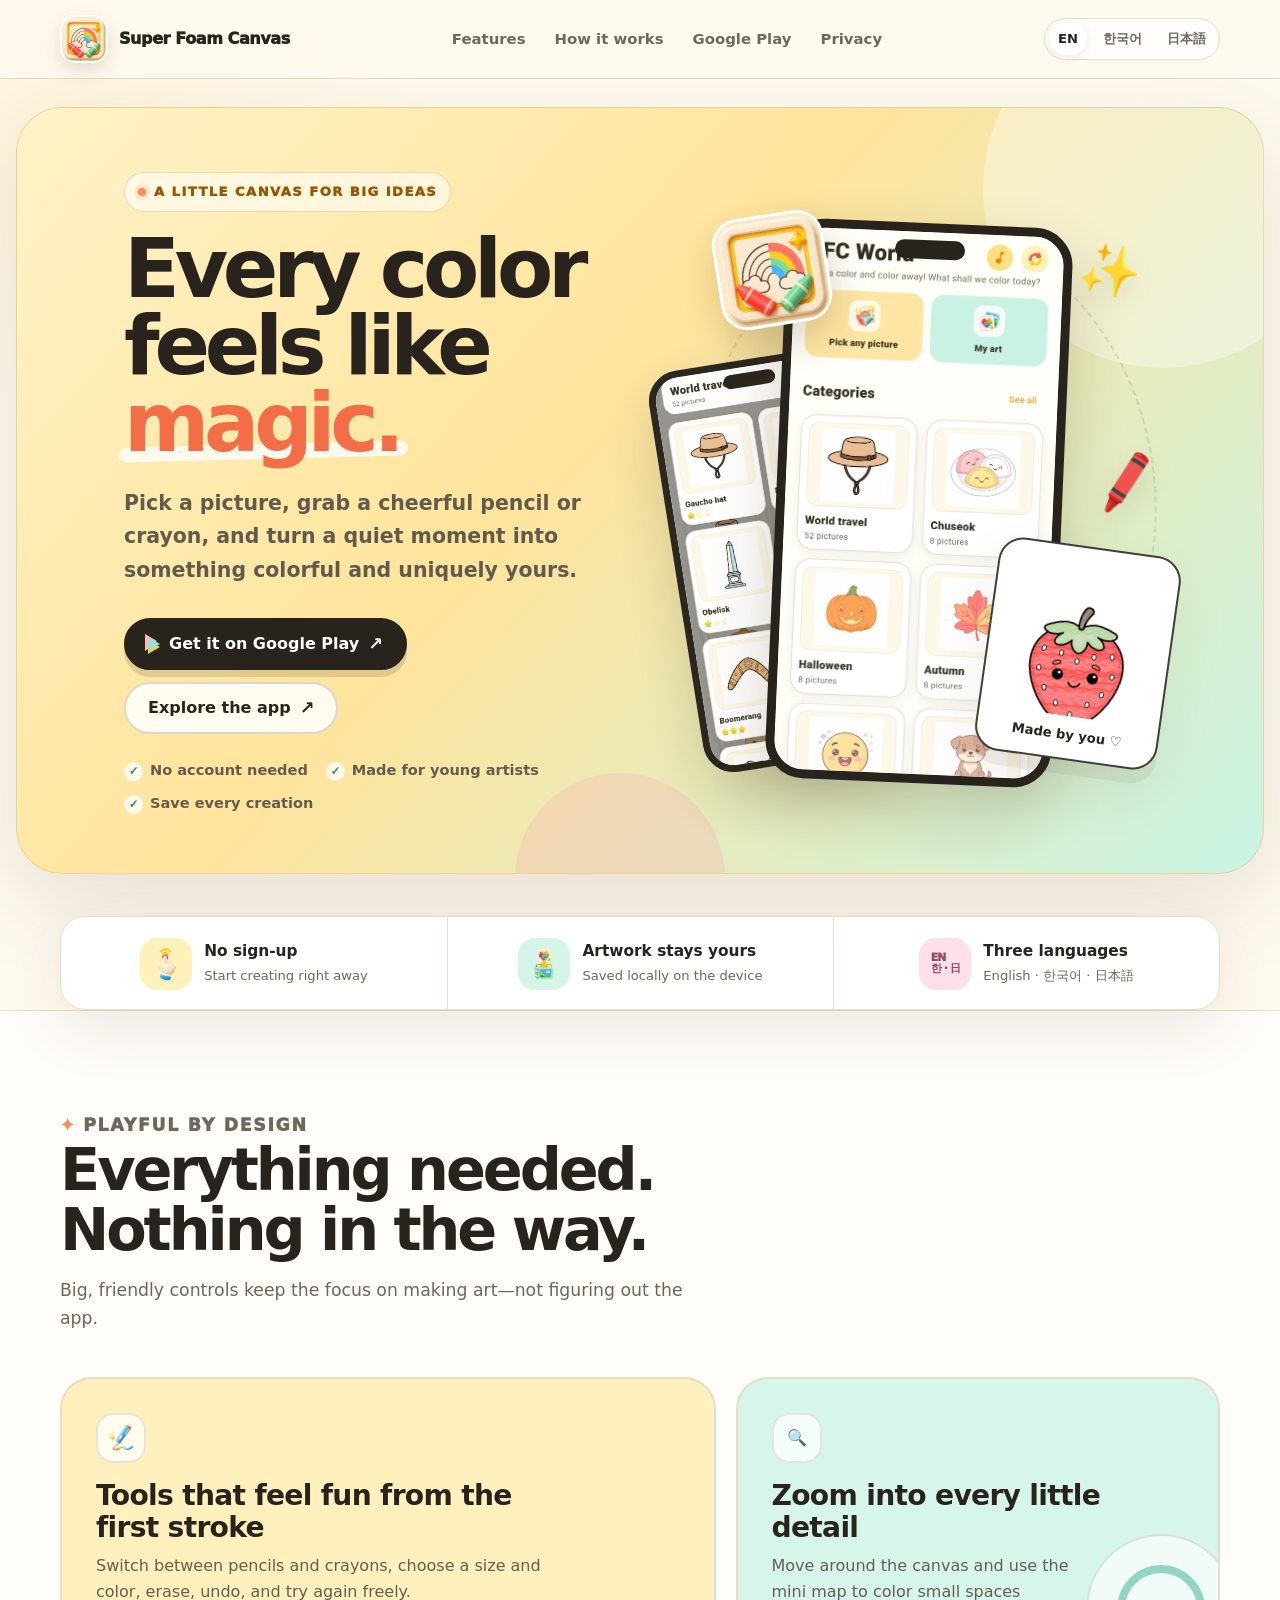
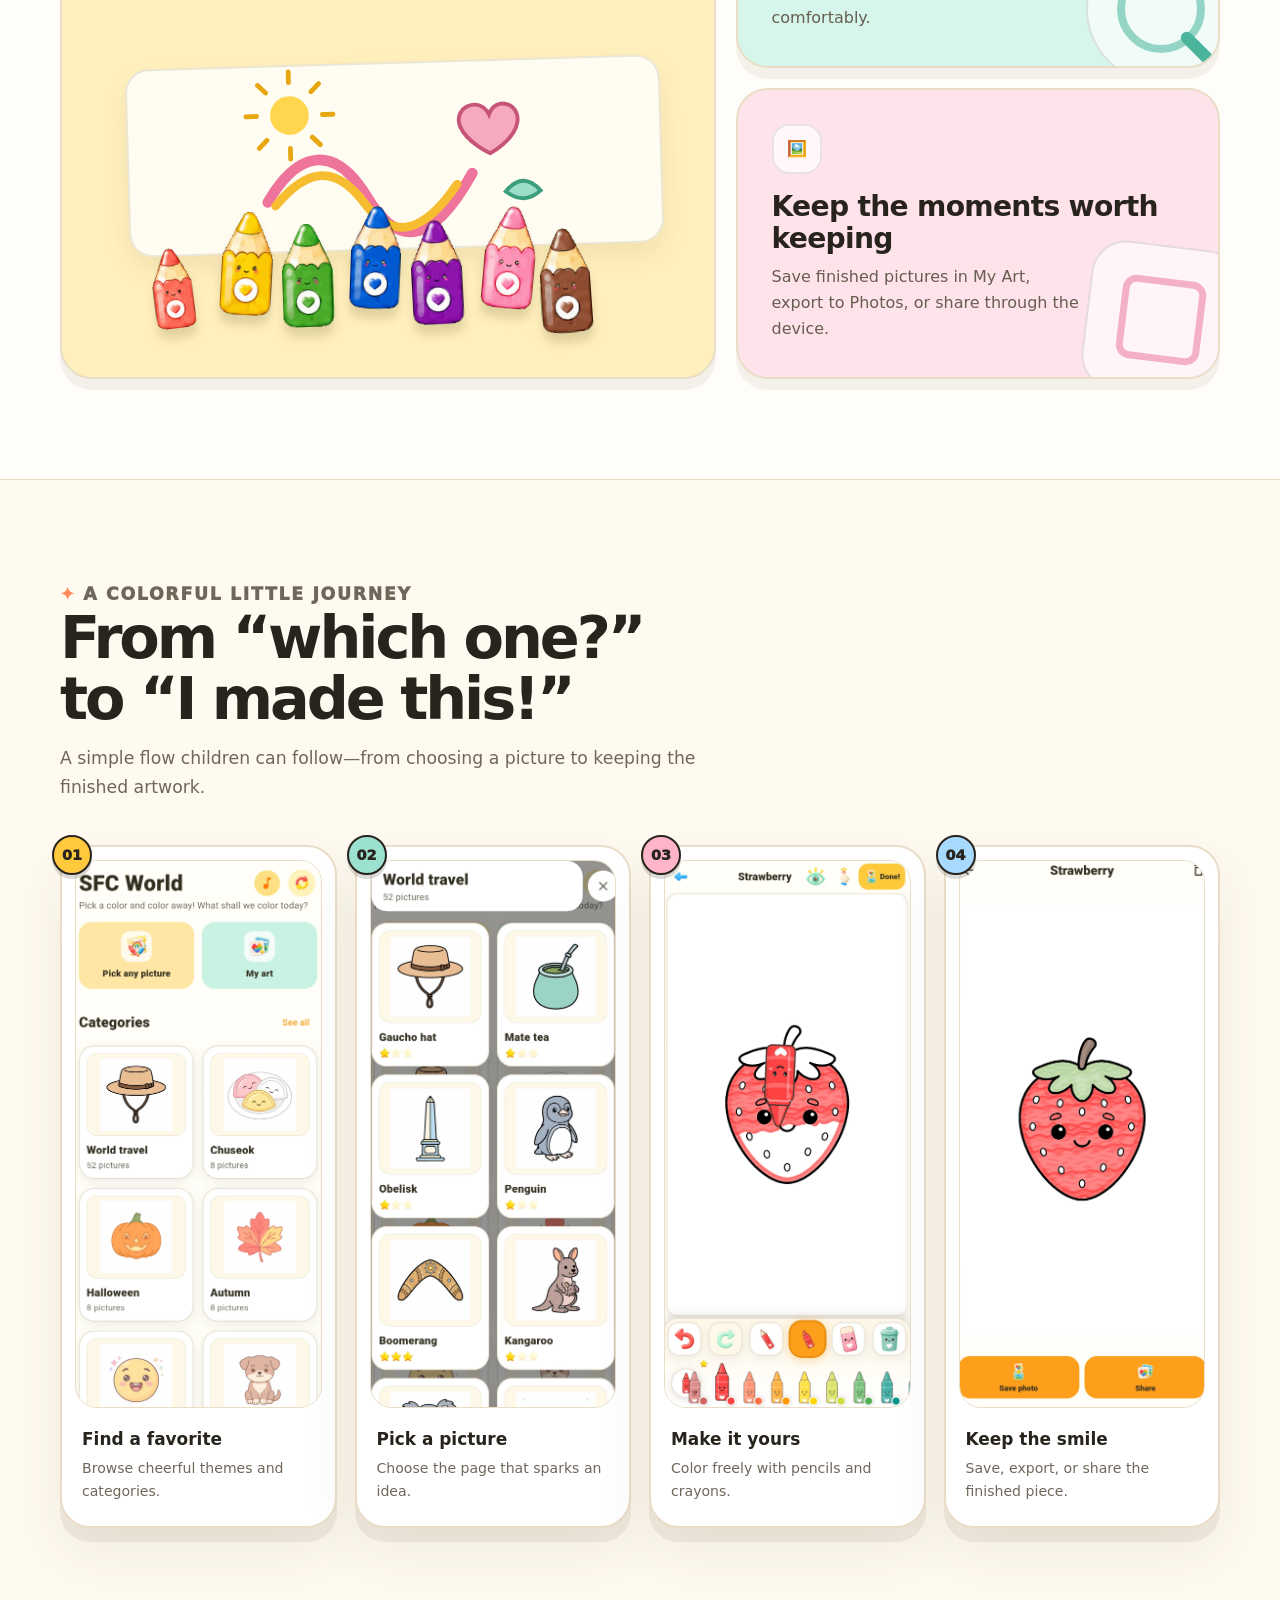
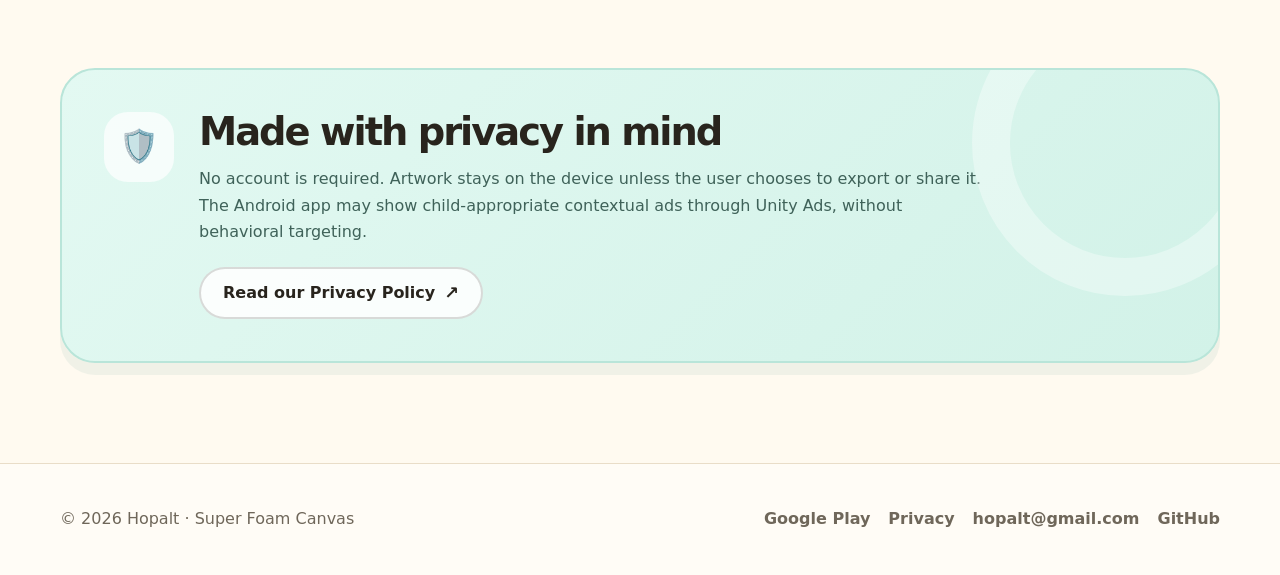
<file: index.html>
<!doctype html>
<html lang="en">
<head>
  <meta charset="utf-8">
  <meta name="viewport" content="width=device-width, initial-scale=1">
  <meta name="theme-color" content="#fffaf0">
  <title>Super Foam Canvas — Color, create, and smile</title>
  <meta name="description" content="A cheerful coloring app for young artists with pencils, crayons, saving, and sharing.">
  <link rel="canonical" href="https://sfc.hopalt.com/">
  <link rel="stylesheet" href="assets/styles.css?v=20261007">
  <link rel="icon" type="image/png" sizes="32x32" href="assets/favicon-32.png">
  <link rel="icon" type="image/png" sizes="512x512" href="assets/icon-512.png">
  <link rel="apple-touch-icon" sizes="180x180" href="assets/apple-touch-icon.png">
  <link rel="alternate" hreflang="en" href="https://sfc.hopalt.com/">
  <link rel="alternate" hreflang="ko" href="https://sfc.hopalt.com/ko/">
  <link rel="alternate" hreflang="ja" href="https://sfc.hopalt.com/ja/">
</head>
<body>
<header class="site-header">
  <nav class="nav wrap" aria-label="Main navigation">
    <a class="brand" href="/"><img class="brand-mark" src="assets/app-icon.png" alt="">Super Foam Canvas</a>
    <div class="nav-links"><a href="#features">Features</a><a href="#journey">How it works</a><a href="https://play.google.com/store/apps/details?id=com.hopalt.coloring_book" target="_blank" rel="noopener noreferrer">Google Play</a><a href="privacy/">Privacy</a></div>
    <div class="languages" aria-label="Language"><a aria-current="page" href="/">EN</a><a href="ko/">한국어</a><a href="ja/">日本語</a></div>
  </nav>
</header>
<main>
  <section class="hero">
    <div class="hero-shell"><div class="wrap hero-grid">
      <div class="hero-copy">
        <p class="eyebrow eyebrow-pill">A little canvas for big ideas</p>
        <h1>Every color<br>feels like <span class="accent">magic.</span></h1>
        <p class="lead">Pick a picture, grab a cheerful pencil or crayon, and turn a quiet moment into something colorful and uniquely yours.</p>
        <div class="actions"><a class="button store-button" href="https://play.google.com/store/apps/details?id=com.hopalt.coloring_book" target="_blank" rel="noopener noreferrer">Get it on Google Play</a><a class="button secondary" href="#journey">Explore the app</a></div>
        <ul class="hero-note"><li>No account needed</li><li>Made for young artists</li><li>Save every creation</li></ul>
      </div>
      <div class="hero-art" aria-label="Super Foam Canvas app preview">
        <div class="art-orbit"></div>
        <div class="phone phone-side"><img src="assets/en-02.webp?v=20261007" alt="Coloring page collection"></div>
        <div class="phone phone-main"><img src="assets/en-01.webp?v=20261007" alt="Super Foam Canvas home screen"></div>
        <div class="completion-card"><img src="assets/art.webp?v=20261007" alt="Completed strawberry artwork"><span>Made by you ♡</span></div>
        <div class="floating-icon app"><img src="assets/app-icon.png" alt=""></div>
        <span class="doodle star" aria-hidden="true">✨</span><span class="doodle crayon" aria-hidden="true">🖍️</span>
      </div>
    </div></div>
  </section>
  <div class="trust-strip wrap" aria-label="App highlights"><div class="trust-list">
    <div class="trust-item"><span class="trust-icon"><img src="assets/tools/start.png" alt=""></span><div><strong>No sign-up</strong><span>Start creating right away</span></div></div>
    <div class="trust-item"><span class="trust-icon"><img src="assets/tools/save.png" alt=""></span><div><strong>Artwork stays yours</strong><span>Saved locally on the device</span></div></div>
    <div class="trust-item"><span class="trust-icon trust-language" aria-hidden="true">EN<br>한 · 日</span><div><strong>Three languages</strong><span>English · 한국어 · 日本語</span></div></div>
  </div></div>
  <section class="section section-tint" id="features"><div class="wrap">
    <div class="section-head"><p class="section-kicker">Playful by design</p><h2>Everything needed.<br>Nothing in the way.</h2><p>Big, friendly controls keep the focus on making art—not figuring out the app.</p></div>
    <div class="bento">
      <article class="feature-card large"><div class="feature-icon"><img src="assets/tools/stylus.png" alt=""></div><h3>Tools that feel fun from the first stroke</h3><p>Switch between pencils and crayons, choose a size and color, erase, undo, and try again freely.</p><div class="tool-scene" aria-hidden="true"><div class="tool-paper"><svg class="tool-doodle" viewBox="0 0 360 190"><path d="M48 139 C82 84 120 82 151 137 S218 186 260 115" fill="none" stroke="#ef749b" stroke-width="11" stroke-linecap="round"/><path d="M56 143 C91 103 120 103 148 143 S208 176 244 126" fill="none" stroke="#f7bd31" stroke-width="9" stroke-linecap="round"/><path d="M279 55 c-9-20-38-9-30 12 7 17 30 28 30 28s25-12 29-31c4-20-22-28-29-9Z" fill="#f7a9c0" stroke="#c75578" stroke-width="4"/><circle cx="73" cy="50" r="20" fill="#ffd64d"/><path d="M73 16v-11M73 95v-11M39 50H28M118 50h-11M49 26l-8-8M104 81l-8-8M49 75l-8 8M104 18l-8 8" stroke="#e7a710" stroke-width="5" stroke-linecap="round"/><path d="M294 135q18-21 36 0q-17 15-36 0Z" fill="#9cdec8" stroke="#3c9e7d" stroke-width="4"/></svg></div><div class="tool-parade"><img class="tool-pencil" src="assets/tools/pencil-coral.png" alt=""><img class="tool-pencil" src="assets/tools/pencil-yellow.png" alt=""><img class="tool-pencil" src="assets/tools/pencil-green.png" alt=""><img class="tool-pencil" src="assets/tools/pencil-blue.png" alt=""><img class="tool-pencil" src="assets/tools/pencil-purple.png" alt=""><img class="tool-pencil" src="assets/tools/pencil-pink.png" alt=""><img class="tool-pencil" src="assets/tools/pencil-brown.png" alt=""></div></div></article>
      <article class="feature-card mint"><div class="feature-icon">🔍</div><h3>Zoom into every little detail</h3><p>Move around the canvas and use the mini map to color small spaces comfortably.</p><div class="mini-feature-art zoom" aria-hidden="true"></div></article>
      <article class="feature-card pink"><div class="feature-icon">🖼️</div><h3>Keep the moments worth keeping</h3><p>Save finished pictures in My Art, export to Photos, or share through the device.</p><div class="mini-feature-art save" aria-hidden="true"></div></article>
    </div>
  </div></section>
  <section class="section" id="journey"><div class="wrap">
    <div class="section-head"><p class="section-kicker">A colorful little journey</p><h2>From “which one?”<br>to “I made this!”</h2><p>A simple flow children can follow—from choosing a picture to keeping the finished artwork.</p></div>
    <div class="journey">
      <article class="step-card"><span class="step-number">01</span><div class="screen-frame"><img src="assets/en-01.webp?v=20261007" alt="Home screen"></div><h3>Find a favorite</h3><p>Browse cheerful themes and categories.</p></article>
      <article class="step-card"><span class="step-number">02</span><div class="screen-frame"><img src="assets/en-02.webp?v=20261007" alt="Coloring page collection"></div><h3>Pick a picture</h3><p>Choose the page that sparks an idea.</p></article>
      <article class="step-card"><span class="step-number">03</span><div class="screen-frame"><img src="assets/en-03.webp?v=20261007" alt="Coloring canvas"></div><h3>Make it yours</h3><p>Color freely with pencils and crayons.</p></article>
      <article class="step-card"><span class="step-number">04</span><div class="screen-frame"><img src="assets/en-04.webp?v=20261007" alt="Completed artwork"></div><h3>Keep the smile</h3><p>Save, export, or share the finished piece.</p></article>
    </div>
  </div></section>
  <section class="section privacy-section"><div class="wrap"><div class="safe-note"><div class="big">🛡️</div><div><h2>Made with privacy in mind</h2><p>No account is required. Artwork stays on the device unless the user chooses to export or share it. The Android app may show child-appropriate contextual ads through Unity Ads, without behavioral targeting.</p><div class="actions"><a class="button secondary" href="privacy/">Read our Privacy Policy</a></div></div></div></div></section>
</main>
<footer class="footer"><div class="wrap footer-row"><span>© 2026 Hopalt · Super Foam Canvas</span><div class="footer-links"><a href="https://play.google.com/store/apps/details?id=com.hopalt.coloring_book" target="_blank" rel="noopener noreferrer">Google Play</a><a href="privacy/">Privacy</a><a href="mailto:hopalt@gmail.com">hopalt@gmail.com</a><a href="https://github.com/hopalt/superfoamcanvas">GitHub</a></div></div></footer>
</body>
</html>
</file>
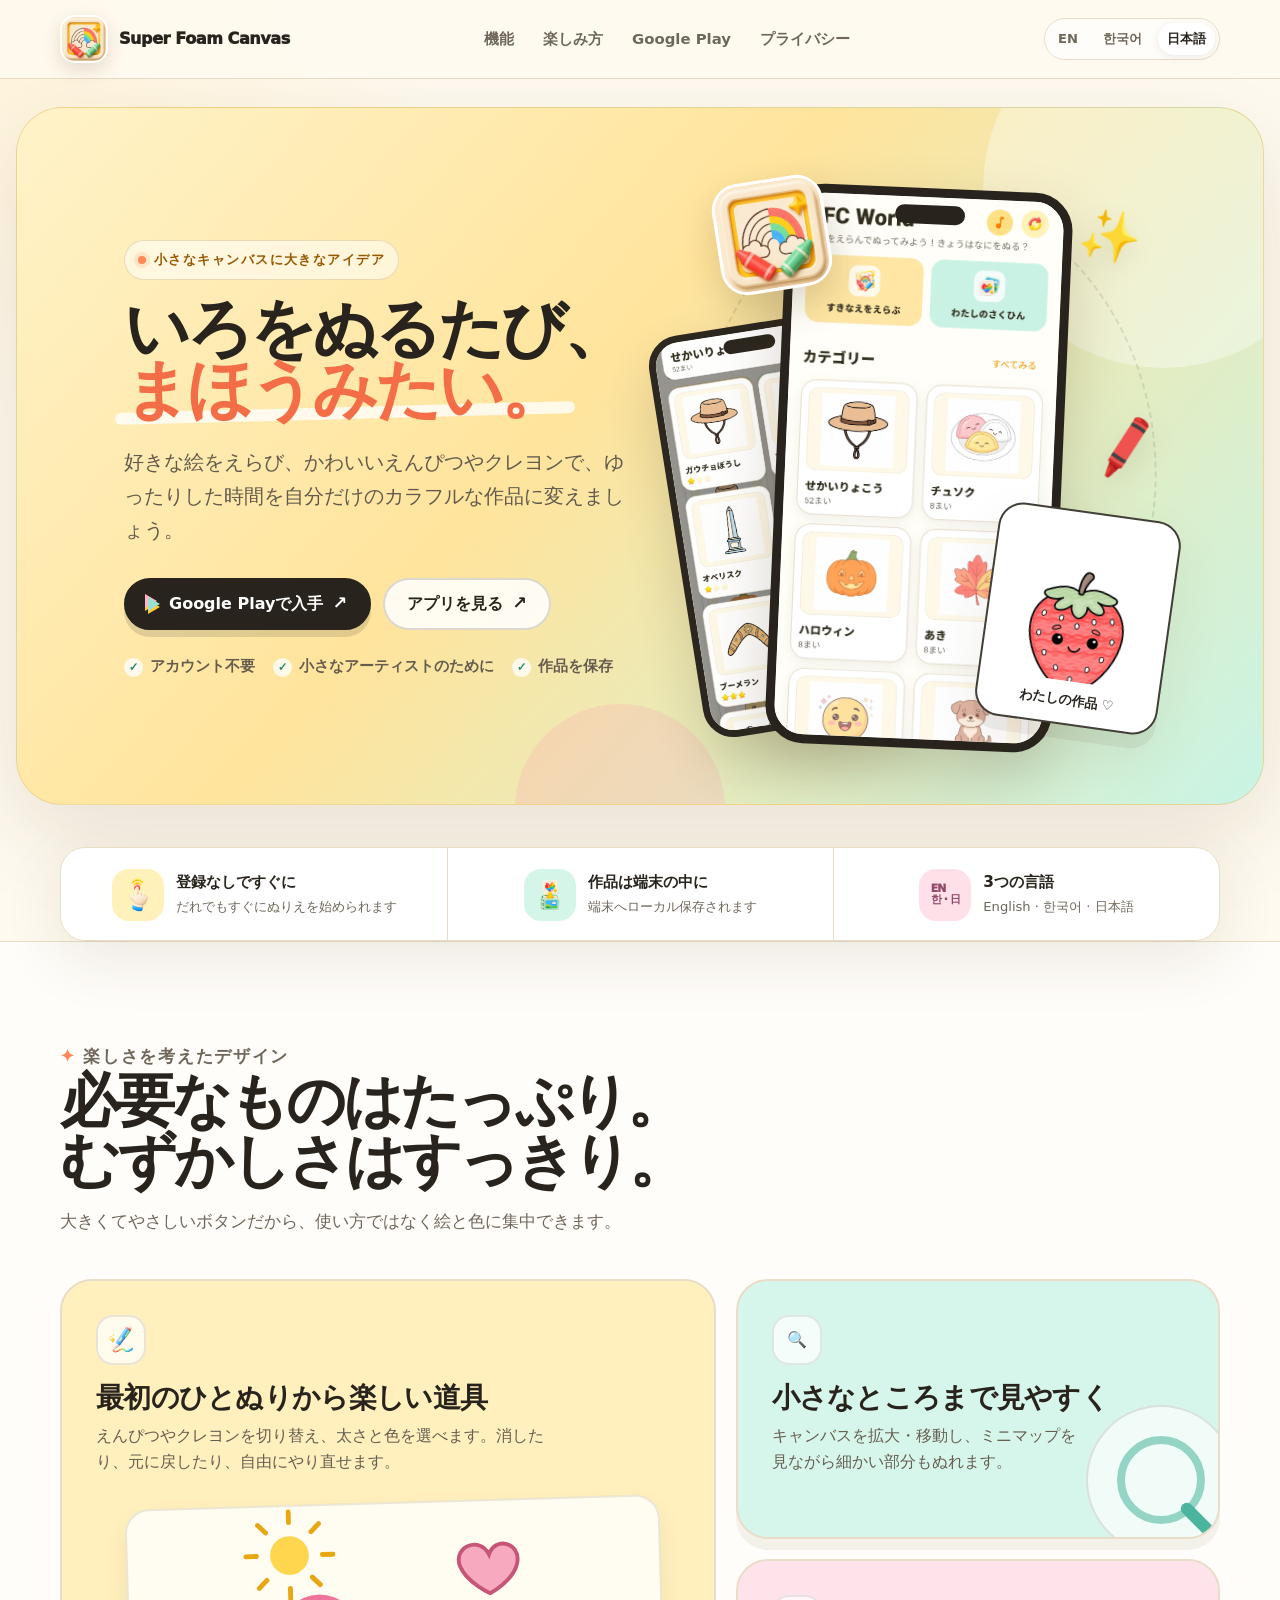
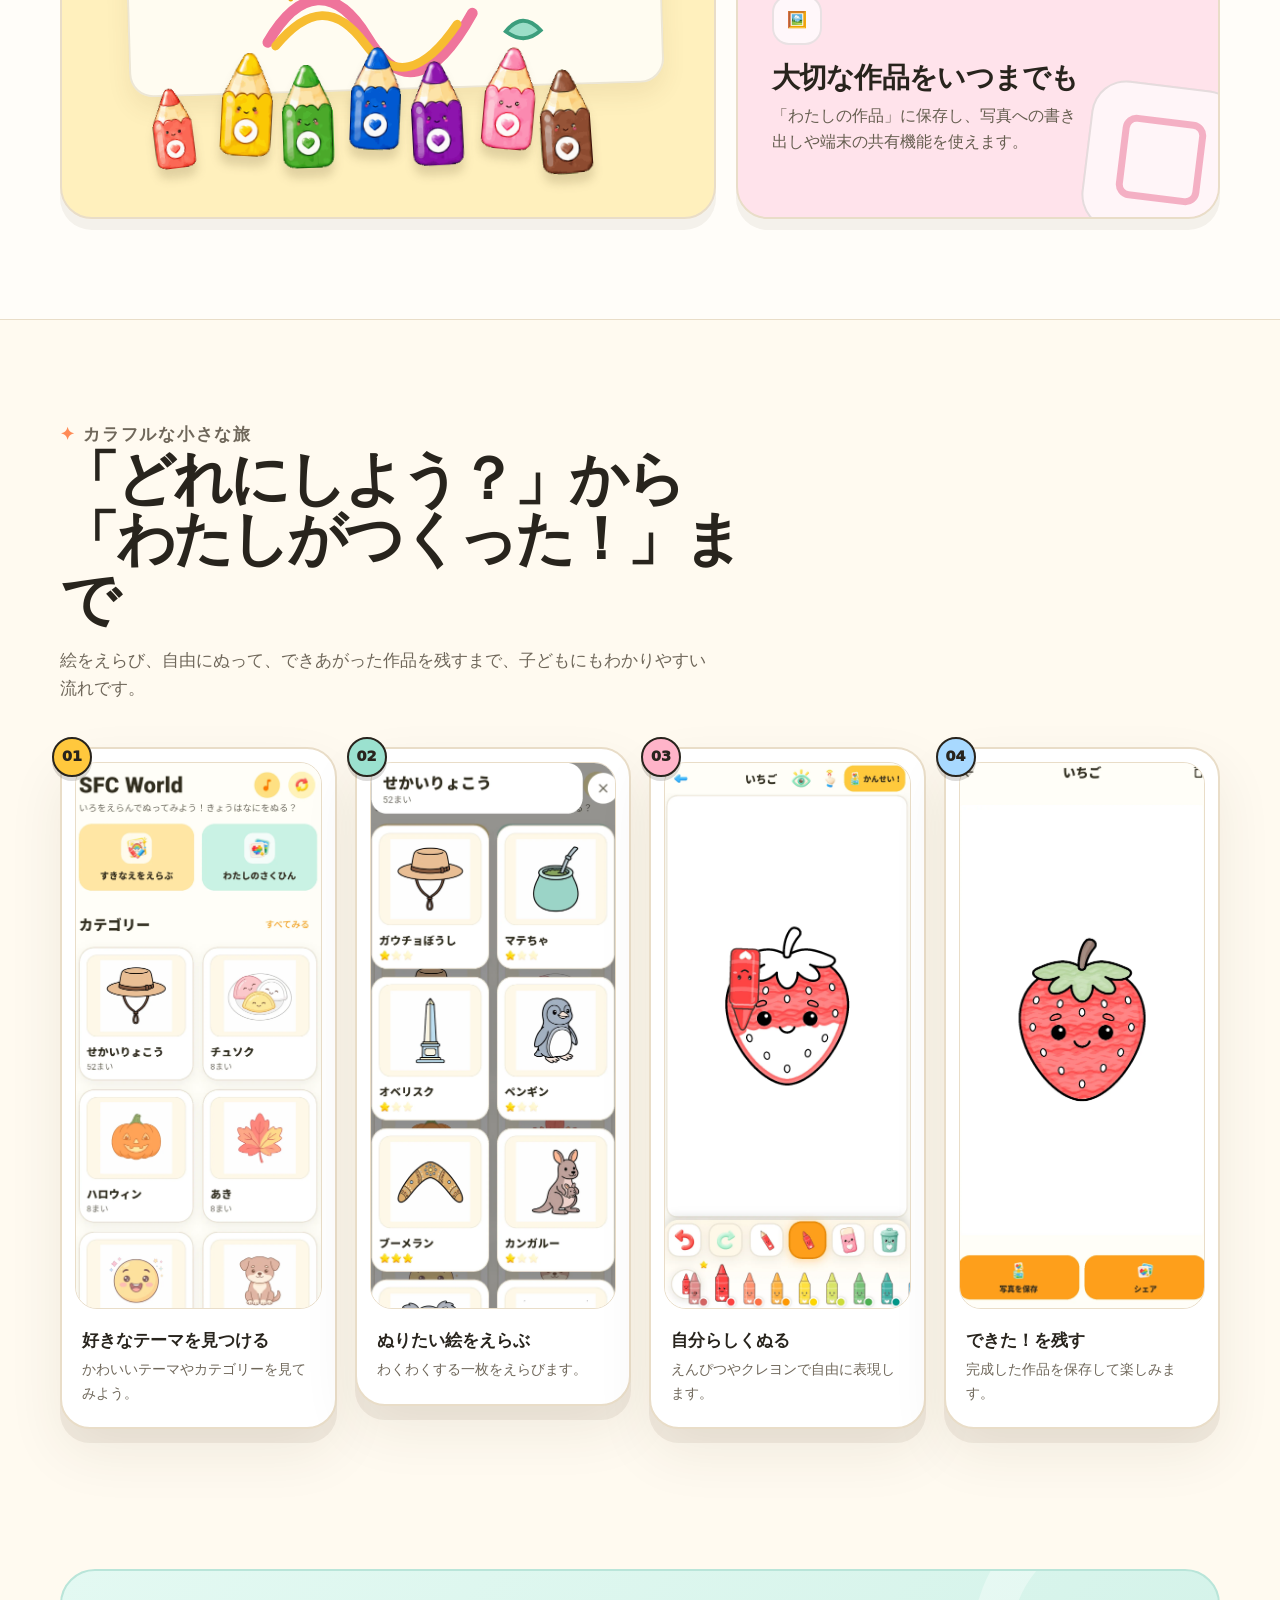
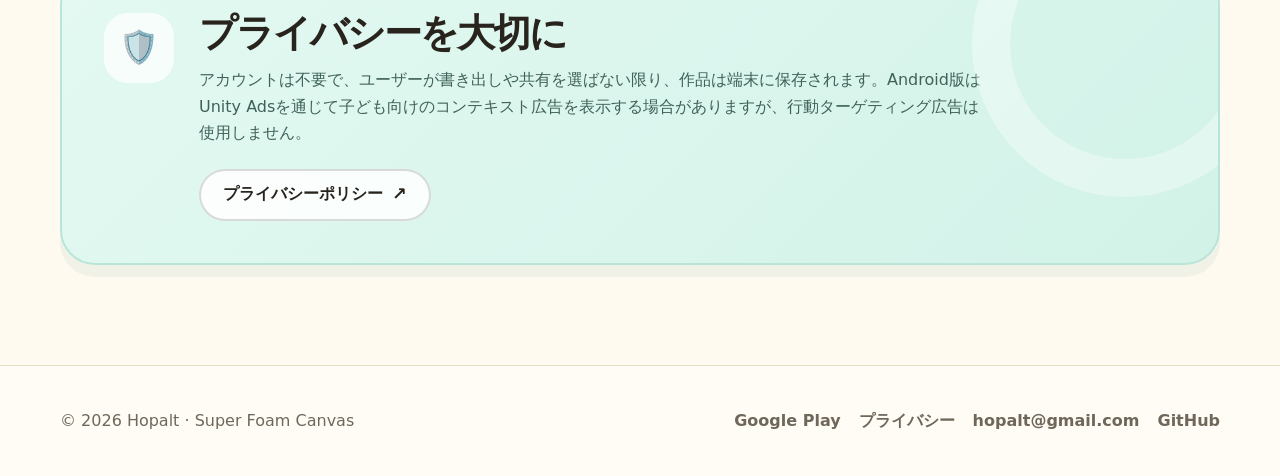
<file: ja/index.html>
<!doctype html>
<html lang="ja">
<head>
  <meta charset="utf-8">
  <meta name="viewport" content="width=device-width, initial-scale=1">
  <meta name="theme-color" content="#fffaf0">
  <title>Super Foam Canvas — ぬって、つくって、えがおに</title>
  <meta name="description" content="えんぴつやクレヨンでぬって、作品を保存・シェアできる子ども向けぬりえアプリです。">
  <link rel="canonical" href="https://sfc.hopalt.com/ja/">
  <link rel="stylesheet" href="../assets/styles.css?v=20261007">
  <link rel="icon" type="image/png" sizes="32x32" href="../assets/favicon-32.png">
  <link rel="icon" type="image/png" sizes="512x512" href="../assets/icon-512.png">
  <link rel="apple-touch-icon" sizes="180x180" href="../assets/apple-touch-icon.png">
  <link rel="alternate" hreflang="en" href="https://sfc.hopalt.com/">
  <link rel="alternate" hreflang="ko" href="https://sfc.hopalt.com/ko/">
  <link rel="alternate" hreflang="ja" href="https://sfc.hopalt.com/ja/">
</head>
<body>
<header class="site-header">
  <nav class="nav wrap" aria-label="メインメニュー">
    <a class="brand" href="./"><img class="brand-mark" src="../assets/app-icon.png" alt="">Super Foam Canvas</a>
    <div class="nav-links"><a href="#features">機能</a><a href="#journey">楽しみ方</a><a href="https://play.google.com/store/apps/details?id=com.hopalt.coloring_book" target="_blank" rel="noopener noreferrer">Google Play</a><a href="privacy/">プライバシー</a></div>
    <div class="languages" aria-label="言語"><a href="../">EN</a><a href="../ko/">한국어</a><a aria-current="page" href="./">日本語</a></div>
  </nav>
</header>
<main>
  <section class="hero">
    <div class="hero-shell"><div class="wrap hero-grid">
      <div class="hero-copy">
        <p class="eyebrow eyebrow-pill">小さなキャンバスに大きなアイデア</p>
        <h1><span class="line">いろをぬるたび、</span><br><span class="accent line">まほうみたい。</span></h1>
        <p class="lead">好きな絵をえらび、かわいいえんぴつやクレヨンで、ゆったりした時間を自分だけのカラフルな作品に変えましょう。</p>
        <div class="actions"><a class="button store-button" href="https://play.google.com/store/apps/details?id=com.hopalt.coloring_book" target="_blank" rel="noopener noreferrer">Google Playで入手</a><a class="button secondary" href="#journey">アプリを見る</a></div>
        <ul class="hero-note"><li>アカウント不要</li><li>小さなアーティストのために</li><li>作品を保存</li></ul>
      </div>
      <div class="hero-art" aria-label="Super Foam Canvasアプリのプレビュー">
        <div class="art-orbit"></div>
        <div class="phone phone-side"><img src="../assets/ja-02.webp?v=20261007" alt="ぬりえ選択画面"></div>
        <div class="phone phone-main"><img src="../assets/ja-01.webp?v=20261007" alt="Super Foam Canvasホーム画面"></div>
        <div class="completion-card"><img src="../assets/art.webp?v=20261007" alt="完成したいちごの作品"><span>わたしの作品 ♡</span></div>
        <div class="floating-icon app"><img src="../assets/app-icon.png" alt=""></div>
        <span class="doodle star" aria-hidden="true">✨</span><span class="doodle crayon" aria-hidden="true">🖍️</span>
      </div>
    </div></div>
  </section>
  <div class="trust-strip wrap" aria-label="アプリの特長"><div class="trust-list">
    <div class="trust-item"><span class="trust-icon"><img src="../assets/tools/start.png" alt=""></span><div><strong>登録なしですぐに</strong><span>だれでもすぐにぬりえを始められます</span></div></div>
    <div class="trust-item"><span class="trust-icon"><img src="../assets/tools/save.png" alt=""></span><div><strong>作品は端末の中に</strong><span>端末へローカル保存されます</span></div></div>
    <div class="trust-item"><span class="trust-icon trust-language" aria-hidden="true">EN<br>한 · 日</span><div><strong>3つの言語</strong><span>English · 한국어 · 日本語</span></div></div>
  </div></div>
  <section class="section section-tint" id="features"><div class="wrap">
    <div class="section-head"><p class="section-kicker">楽しさを考えたデザイン</p><h2>必要なものはたっぷり。<br>むずかしさはすっきり。</h2><p>大きくてやさしいボタンだから、使い方ではなく絵と色に集中できます。</p></div>
    <div class="bento">
      <article class="feature-card large"><div class="feature-icon"><img src="../assets/tools/stylus.png" alt=""></div><h3>最初のひとぬりから楽しい道具</h3><p>えんぴつやクレヨンを切り替え、太さと色を選べます。消したり、元に戻したり、自由にやり直せます。</p><div class="tool-scene" aria-hidden="true"><div class="tool-paper"><svg class="tool-doodle" viewBox="0 0 360 190"><path d="M48 139 C82 84 120 82 151 137 S218 186 260 115" fill="none" stroke="#ef749b" stroke-width="11" stroke-linecap="round"/><path d="M56 143 C91 103 120 103 148 143 S208 176 244 126" fill="none" stroke="#f7bd31" stroke-width="9" stroke-linecap="round"/><path d="M279 55 c-9-20-38-9-30 12 7 17 30 28 30 28s25-12 29-31c4-20-22-28-29-9Z" fill="#f7a9c0" stroke="#c75578" stroke-width="4"/><circle cx="73" cy="50" r="20" fill="#ffd64d"/><path d="M73 16v-11M73 95v-11M39 50H28M118 50h-11M49 26l-8-8M104 81l-8-8M49 75l-8 8M104 18l-8 8" stroke="#e7a710" stroke-width="5" stroke-linecap="round"/><path d="M294 135q18-21 36 0q-17 15-36 0Z" fill="#9cdec8" stroke="#3c9e7d" stroke-width="4"/></svg></div><div class="tool-parade"><img class="tool-pencil" src="../assets/tools/pencil-coral.png" alt=""><img class="tool-pencil" src="../assets/tools/pencil-yellow.png" alt=""><img class="tool-pencil" src="../assets/tools/pencil-green.png" alt=""><img class="tool-pencil" src="../assets/tools/pencil-blue.png" alt=""><img class="tool-pencil" src="../assets/tools/pencil-purple.png" alt=""><img class="tool-pencil" src="../assets/tools/pencil-pink.png" alt=""><img class="tool-pencil" src="../assets/tools/pencil-brown.png" alt=""></div></div></article>
      <article class="feature-card mint"><div class="feature-icon">🔍</div><h3>小さなところまで見やすく</h3><p>キャンバスを拡大・移動し、ミニマップを見ながら細かい部分もぬれます。</p><div class="mini-feature-art zoom" aria-hidden="true"></div></article>
      <article class="feature-card pink"><div class="feature-icon">🖼️</div><h3>大切な作品をいつまでも</h3><p>「わたしの作品」に保存し、写真への書き出しや端末の共有機能を使えます。</p><div class="mini-feature-art save" aria-hidden="true"></div></article>
    </div>
  </div></section>
  <section class="section" id="journey"><div class="wrap">
    <div class="section-head"><p class="section-kicker">カラフルな小さな旅</p><h2>「どれにしよう？」から<br>「わたしがつくった！」まで</h2><p>絵をえらび、自由にぬって、できあがった作品を残すまで、子どもにもわかりやすい流れです。</p></div>
    <div class="journey">
      <article class="step-card"><span class="step-number">01</span><div class="screen-frame"><img src="../assets/ja-01.webp?v=20261007" alt="ホーム画面"></div><h3>好きなテーマを見つける</h3><p>かわいいテーマやカテゴリーを見てみよう。</p></article>
      <article class="step-card"><span class="step-number">02</span><div class="screen-frame"><img src="../assets/ja-02.webp?v=20261007" alt="ぬりえ選択画面"></div><h3>ぬりたい絵をえらぶ</h3><p>わくわくする一枚をえらびます。</p></article>
      <article class="step-card"><span class="step-number">03</span><div class="screen-frame"><img src="../assets/ja-03.webp?v=20261007" alt="ぬりえキャンバス"></div><h3>自分らしくぬる</h3><p>えんぴつやクレヨンで自由に表現します。</p></article>
      <article class="step-card"><span class="step-number">04</span><div class="screen-frame"><img src="../assets/ja-04.webp?v=20261007" alt="完成した作品"></div><h3>できた！を残す</h3><p>完成した作品を保存して楽しみます。</p></article>
    </div>
  </div></section>
  <section class="section privacy-section"><div class="wrap"><div class="safe-note"><div class="big">🛡️</div><div><h2>プライバシーを大切に</h2><p>アカウントは不要で、ユーザーが書き出しや共有を選ばない限り、作品は端末に保存されます。Android版はUnity Adsを通じて子ども向けのコンテキスト広告を表示する場合がありますが、行動ターゲティング広告は使用しません。</p><div class="actions"><a class="button secondary" href="privacy/">プライバシーポリシー</a></div></div></div></div></section>
</main>
<footer class="footer"><div class="wrap footer-row"><span>© 2026 Hopalt · Super Foam Canvas</span><div class="footer-links"><a href="https://play.google.com/store/apps/details?id=com.hopalt.coloring_book" target="_blank" rel="noopener noreferrer">Google Play</a><a href="privacy/">プライバシー</a><a href="mailto:hopalt@gmail.com">hopalt@gmail.com</a><a href="https://github.com/hopalt/superfoamcanvas">GitHub</a></div></div></footer>
</body>
</html>
</file>
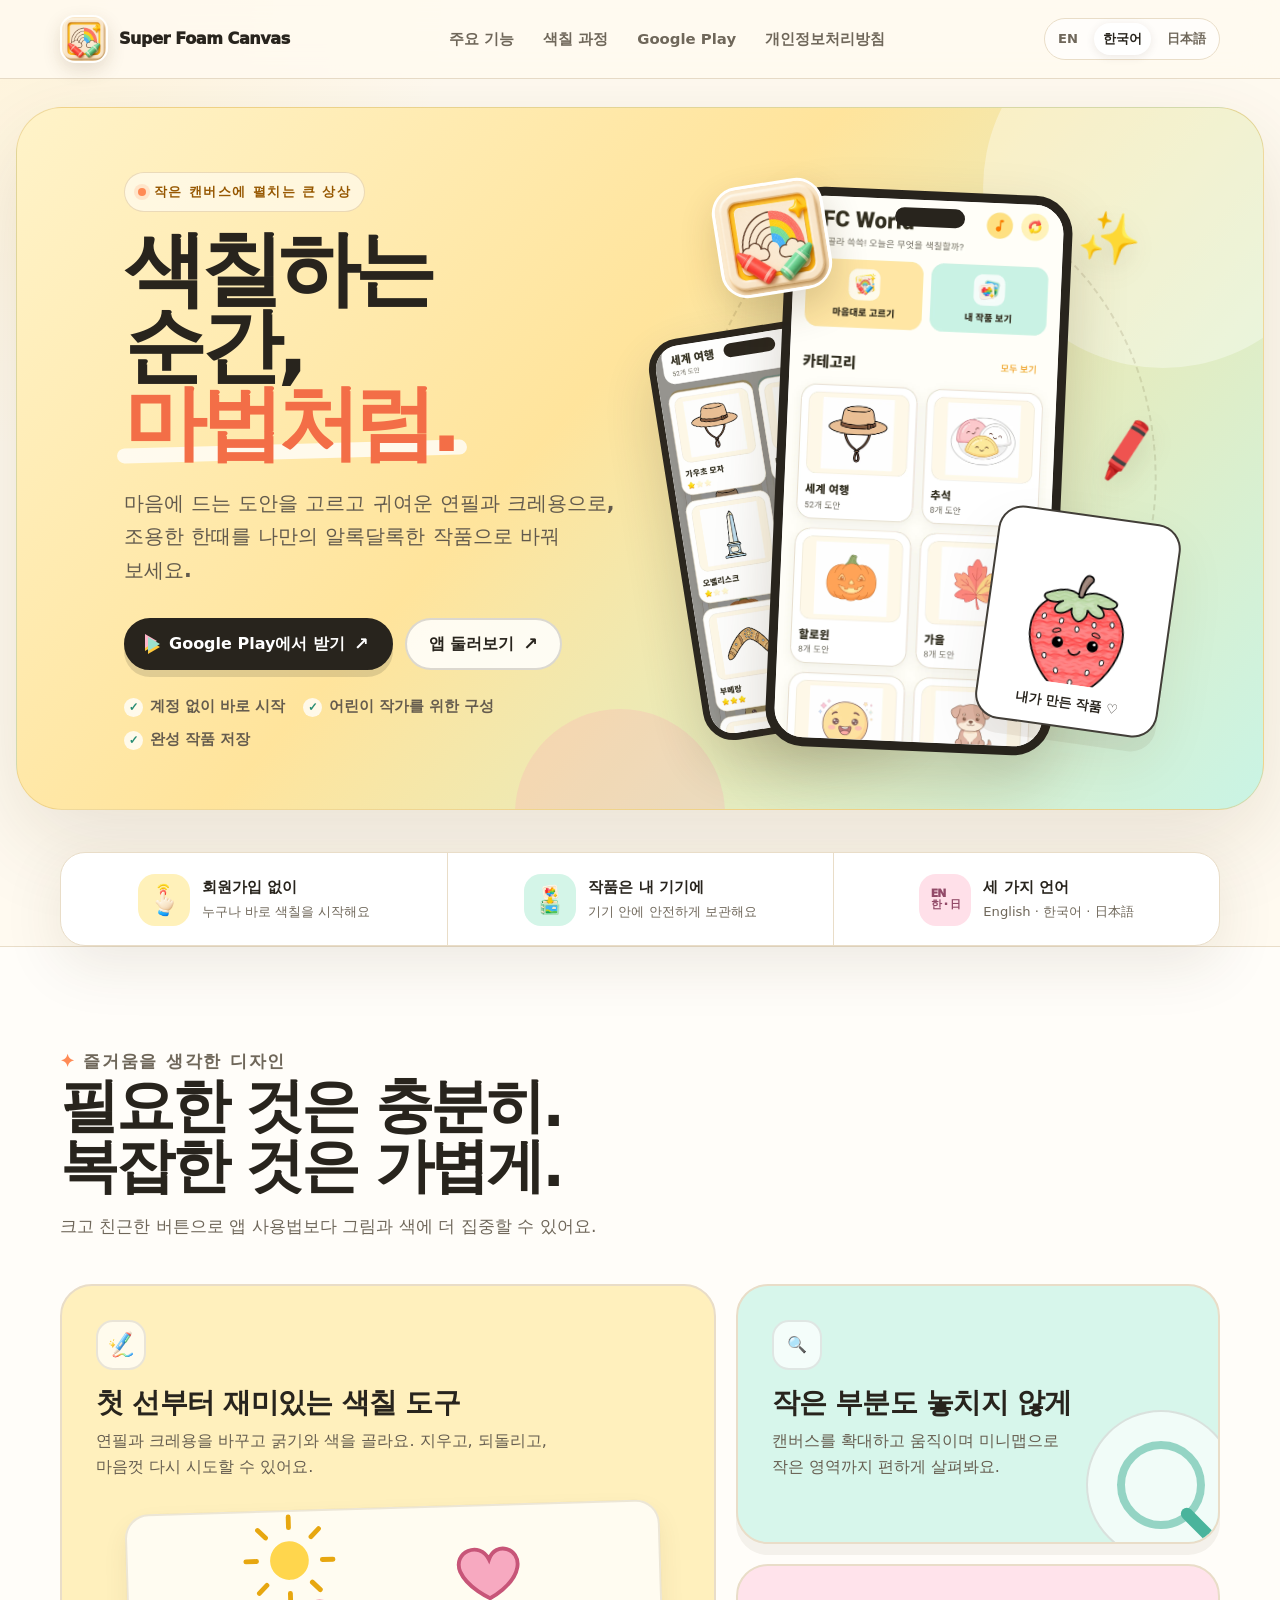
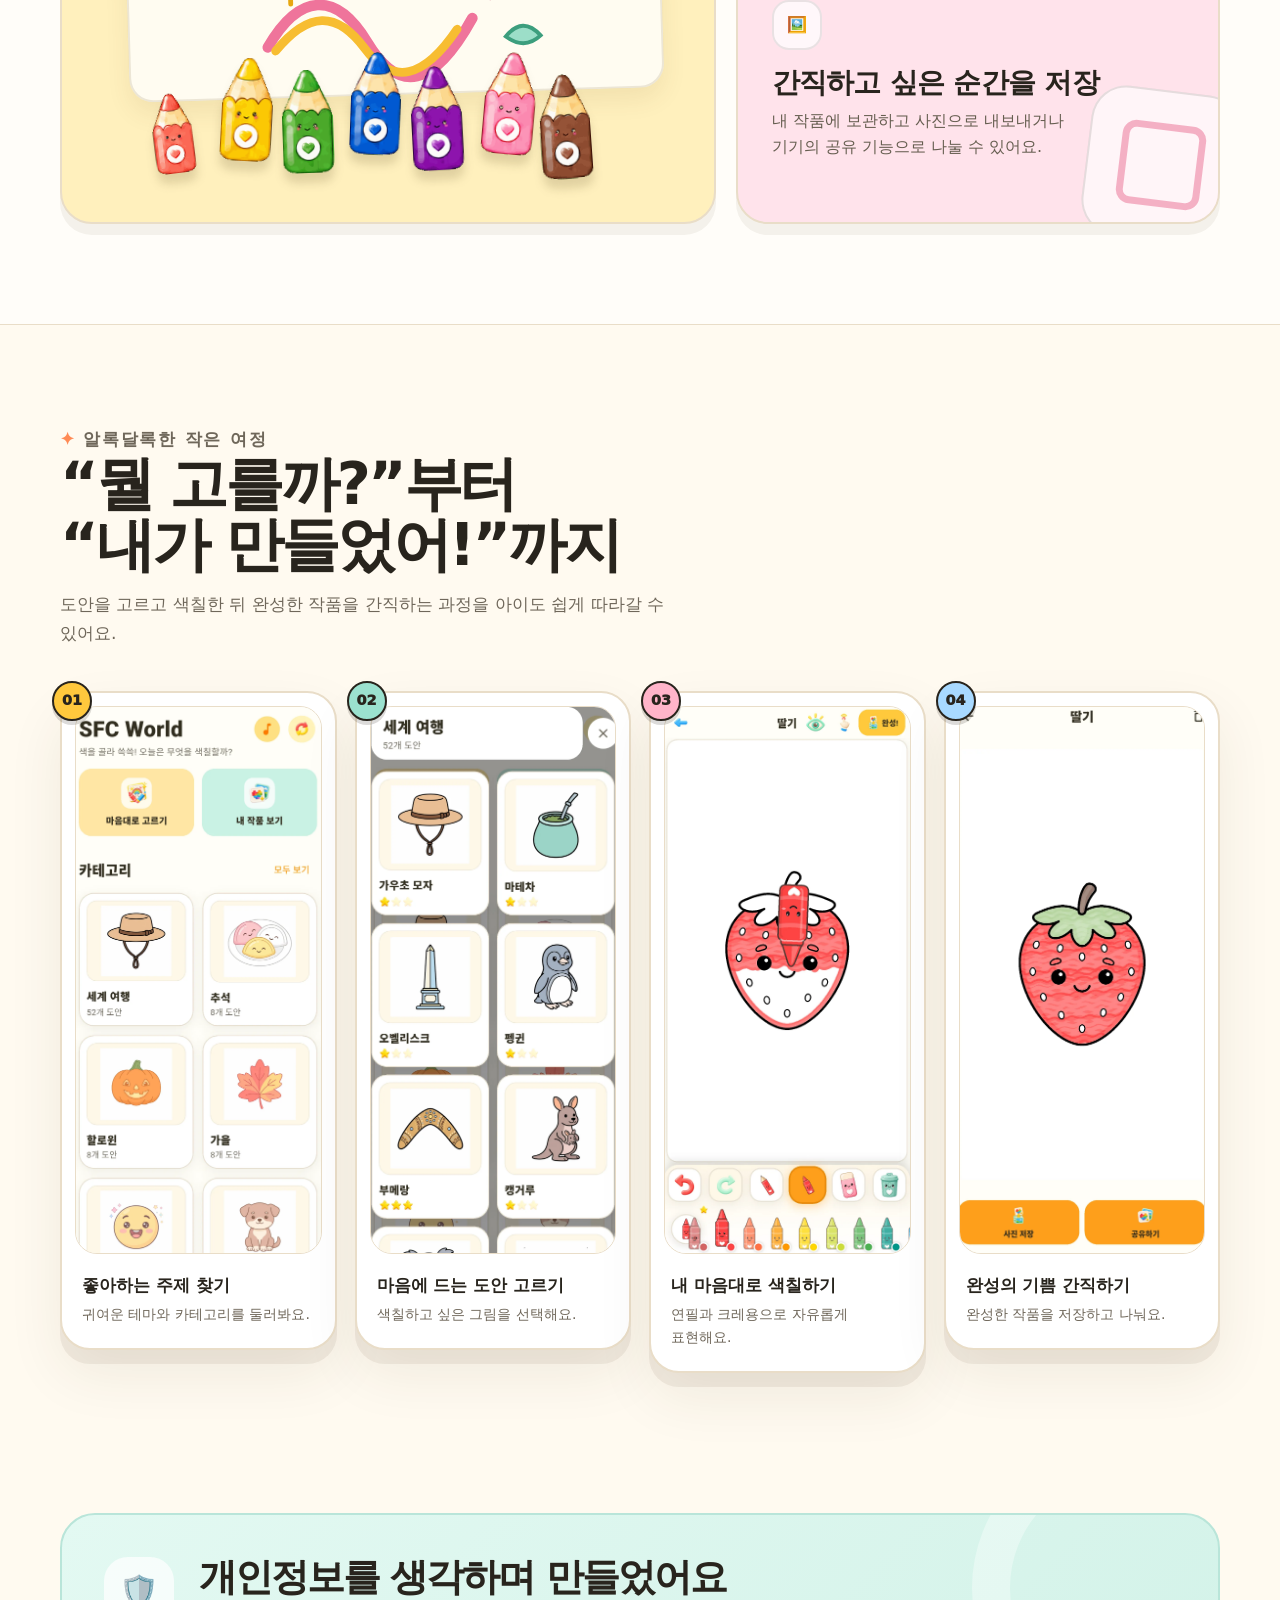
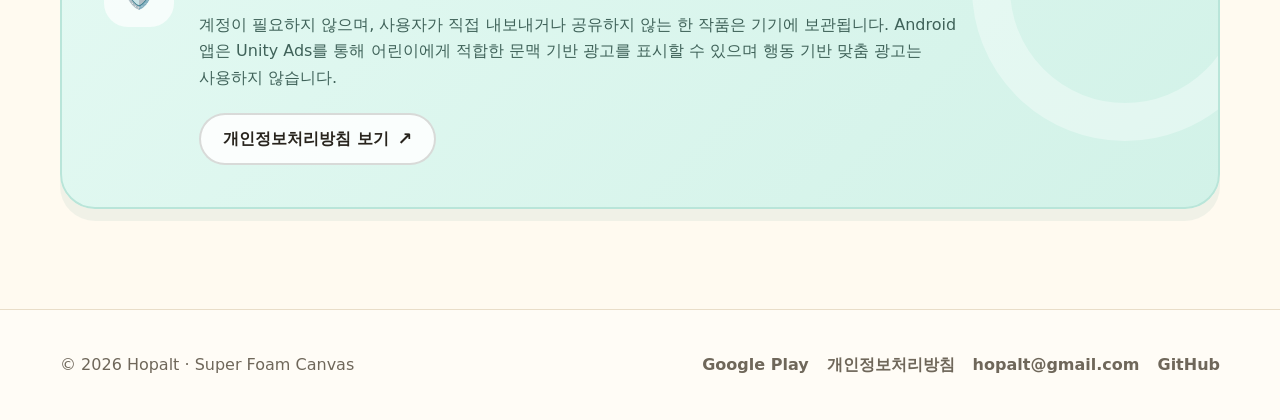
<file: ko/index.html>
<!doctype html>
<html lang="ko">
<head>
  <meta charset="utf-8">
  <meta name="viewport" content="width=device-width, initial-scale=1">
  <meta name="theme-color" content="#fffaf0">
  <title>Super Foam Canvas — 색칠하고, 만들고, 웃어요</title>
  <meta name="description" content="연필과 크레용으로 색칠하고 작품을 저장·공유하는 어린이 색칠놀이 앱입니다.">
  <link rel="canonical" href="https://sfc.hopalt.com/ko/">
  <link rel="stylesheet" href="../assets/styles.css?v=20261007">
  <link rel="icon" type="image/png" sizes="32x32" href="../assets/favicon-32.png">
  <link rel="icon" type="image/png" sizes="512x512" href="../assets/icon-512.png">
  <link rel="apple-touch-icon" sizes="180x180" href="../assets/apple-touch-icon.png">
  <link rel="alternate" hreflang="en" href="https://sfc.hopalt.com/">
  <link rel="alternate" hreflang="ko" href="https://sfc.hopalt.com/ko/">
  <link rel="alternate" hreflang="ja" href="https://sfc.hopalt.com/ja/">
</head>
<body>
<header class="site-header">
  <nav class="nav wrap" aria-label="주요 메뉴">
    <a class="brand" href="./"><img class="brand-mark" src="../assets/app-icon.png" alt="">Super Foam Canvas</a>
    <div class="nav-links"><a href="#features">주요 기능</a><a href="#journey">색칠 과정</a><a href="https://play.google.com/store/apps/details?id=com.hopalt.coloring_book" target="_blank" rel="noopener noreferrer">Google Play</a><a href="privacy/">개인정보처리방침</a></div>
    <div class="languages" aria-label="언어"><a href="../">EN</a><a aria-current="page" href="./">한국어</a><a href="../ja/">日本語</a></div>
  </nav>
</header>
<main>
  <section class="hero">
    <div class="hero-shell"><div class="wrap hero-grid">
      <div class="hero-copy">
        <p class="eyebrow eyebrow-pill">작은 캔버스에 펼치는 큰 상상</p>
        <h1>색칠하는 순간,<br><span class="accent">마법처럼.</span></h1>
        <p class="lead">마음에 드는 도안을 고르고 귀여운 연필과 크레용으로, 조용한 한때를 나만의 알록달록한 작품으로 바꿔 보세요.</p>
        <div class="actions"><a class="button store-button" href="https://play.google.com/store/apps/details?id=com.hopalt.coloring_book" target="_blank" rel="noopener noreferrer">Google Play에서 받기</a><a class="button secondary" href="#journey">앱 둘러보기</a></div>
        <ul class="hero-note"><li>계정 없이 바로 시작</li><li>어린이 작가를 위한 구성</li><li>완성 작품 저장</li></ul>
      </div>
      <div class="hero-art" aria-label="Super Foam Canvas 앱 미리보기">
        <div class="art-orbit"></div>
        <div class="phone phone-side"><img src="../assets/ko-02.webp?v=20261007" alt="도안 선택 화면"></div>
        <div class="phone phone-main"><img src="../assets/ko-01.webp?v=20261007" alt="Super Foam Canvas 홈 화면"></div>
        <div class="completion-card"><img src="../assets/art.webp?v=20261007" alt="완성한 딸기 작품"><span>내가 만든 작품 ♡</span></div>
        <div class="floating-icon app"><img src="../assets/app-icon.png" alt=""></div>
        <span class="doodle star" aria-hidden="true">✨</span><span class="doodle crayon" aria-hidden="true">🖍️</span>
      </div>
    </div></div>
  </section>
  <div class="trust-strip wrap" aria-label="앱 특징"><div class="trust-list">
    <div class="trust-item"><span class="trust-icon"><img src="../assets/tools/start.png" alt=""></span><div><strong>회원가입 없이</strong><span>누구나 바로 색칠을 시작해요</span></div></div>
    <div class="trust-item"><span class="trust-icon"><img src="../assets/tools/save.png" alt=""></span><div><strong>작품은 내 기기에</strong><span>기기 안에 안전하게 보관해요</span></div></div>
    <div class="trust-item"><span class="trust-icon trust-language" aria-hidden="true">EN<br>한 · 日</span><div><strong>세 가지 언어</strong><span>English · 한국어 · 日本語</span></div></div>
  </div></div>
  <section class="section section-tint" id="features"><div class="wrap">
    <div class="section-head"><p class="section-kicker">즐거움을 생각한 디자인</p><h2>필요한 것은 충분히.<br>복잡한 것은 가볍게.</h2><p>크고 친근한 버튼으로 앱 사용법보다 그림과 색에 더 집중할 수 있어요.</p></div>
    <div class="bento">
      <article class="feature-card large"><div class="feature-icon"><img src="../assets/tools/stylus.png" alt=""></div><h3>첫 선부터 재미있는 색칠 도구</h3><p>연필과 크레용을 바꾸고 굵기와 색을 골라요. 지우고, 되돌리고, 마음껏 다시 시도할 수 있어요.</p><div class="tool-scene" aria-hidden="true"><div class="tool-paper"><svg class="tool-doodle" viewBox="0 0 360 190"><path d="M48 139 C82 84 120 82 151 137 S218 186 260 115" fill="none" stroke="#ef749b" stroke-width="11" stroke-linecap="round"/><path d="M56 143 C91 103 120 103 148 143 S208 176 244 126" fill="none" stroke="#f7bd31" stroke-width="9" stroke-linecap="round"/><path d="M279 55 c-9-20-38-9-30 12 7 17 30 28 30 28s25-12 29-31c4-20-22-28-29-9Z" fill="#f7a9c0" stroke="#c75578" stroke-width="4"/><circle cx="73" cy="50" r="20" fill="#ffd64d"/><path d="M73 16v-11M73 95v-11M39 50H28M118 50h-11M49 26l-8-8M104 81l-8-8M49 75l-8 8M104 18l-8 8" stroke="#e7a710" stroke-width="5" stroke-linecap="round"/><path d="M294 135q18-21 36 0q-17 15-36 0Z" fill="#9cdec8" stroke="#3c9e7d" stroke-width="4"/></svg></div><div class="tool-parade"><img class="tool-pencil" src="../assets/tools/pencil-coral.png" alt=""><img class="tool-pencil" src="../assets/tools/pencil-yellow.png" alt=""><img class="tool-pencil" src="../assets/tools/pencil-green.png" alt=""><img class="tool-pencil" src="../assets/tools/pencil-blue.png" alt=""><img class="tool-pencil" src="../assets/tools/pencil-purple.png" alt=""><img class="tool-pencil" src="../assets/tools/pencil-pink.png" alt=""><img class="tool-pencil" src="../assets/tools/pencil-brown.png" alt=""></div></div></article>
      <article class="feature-card mint"><div class="feature-icon">🔍</div><h3>작은 부분도 놓치지 않게</h3><p>캔버스를 확대하고 움직이며 미니맵으로 작은 영역까지 편하게 살펴봐요.</p><div class="mini-feature-art zoom" aria-hidden="true"></div></article>
      <article class="feature-card pink"><div class="feature-icon">🖼️</div><h3>간직하고 싶은 순간을 저장</h3><p>내 작품에 보관하고 사진으로 내보내거나 기기의 공유 기능으로 나눌 수 있어요.</p><div class="mini-feature-art save" aria-hidden="true"></div></article>
    </div>
  </div></section>
  <section class="section" id="journey"><div class="wrap">
    <div class="section-head"><p class="section-kicker">알록달록한 작은 여정</p><h2>“뭘 고를까?”부터<br>“내가 만들었어!”까지</h2><p>도안을 고르고 색칠한 뒤 완성한 작품을 간직하는 과정을 아이도 쉽게 따라갈 수 있어요.</p></div>
    <div class="journey">
      <article class="step-card"><span class="step-number">01</span><div class="screen-frame"><img src="../assets/ko-01.webp?v=20261007" alt="홈 화면"></div><h3>좋아하는 주제 찾기</h3><p>귀여운 테마와 카테고리를 둘러봐요.</p></article>
      <article class="step-card"><span class="step-number">02</span><div class="screen-frame"><img src="../assets/ko-02.webp?v=20261007" alt="도안 선택 화면"></div><h3>마음에 드는 도안 고르기</h3><p>색칠하고 싶은 그림을 선택해요.</p></article>
      <article class="step-card"><span class="step-number">03</span><div class="screen-frame"><img src="../assets/ko-03.webp?v=20261007" alt="색칠 캔버스"></div><h3>내 마음대로 색칠하기</h3><p>연필과 크레용으로 자유롭게 표현해요.</p></article>
      <article class="step-card"><span class="step-number">04</span><div class="screen-frame"><img src="../assets/ko-04.webp?v=20261007" alt="완성 작품"></div><h3>완성의 기쁨 간직하기</h3><p>완성한 작품을 저장하고 나눠요.</p></article>
    </div>
  </div></section>
  <section class="section privacy-section"><div class="wrap"><div class="safe-note"><div class="big">🛡️</div><div><h2>개인정보를 생각하며 만들었어요</h2><p>계정이 필요하지 않으며, 사용자가 직접 내보내거나 공유하지 않는 한 작품은 기기에 보관됩니다. Android 앱은 Unity Ads를 통해 어린이에게 적합한 문맥 기반 광고를 표시할 수 있으며 행동 기반 맞춤 광고는 사용하지 않습니다.</p><div class="actions"><a class="button secondary" href="privacy/">개인정보처리방침 보기</a></div></div></div></div></section>
</main>
<footer class="footer"><div class="wrap footer-row"><span>© 2026 Hopalt · Super Foam Canvas</span><div class="footer-links"><a href="https://play.google.com/store/apps/details?id=com.hopalt.coloring_book" target="_blank" rel="noopener noreferrer">Google Play</a><a href="privacy/">개인정보처리방침</a><a href="mailto:hopalt@gmail.com">hopalt@gmail.com</a><a href="https://github.com/hopalt/superfoamcanvas">GitHub</a></div></div></footer>
</body>
</html>
</file>
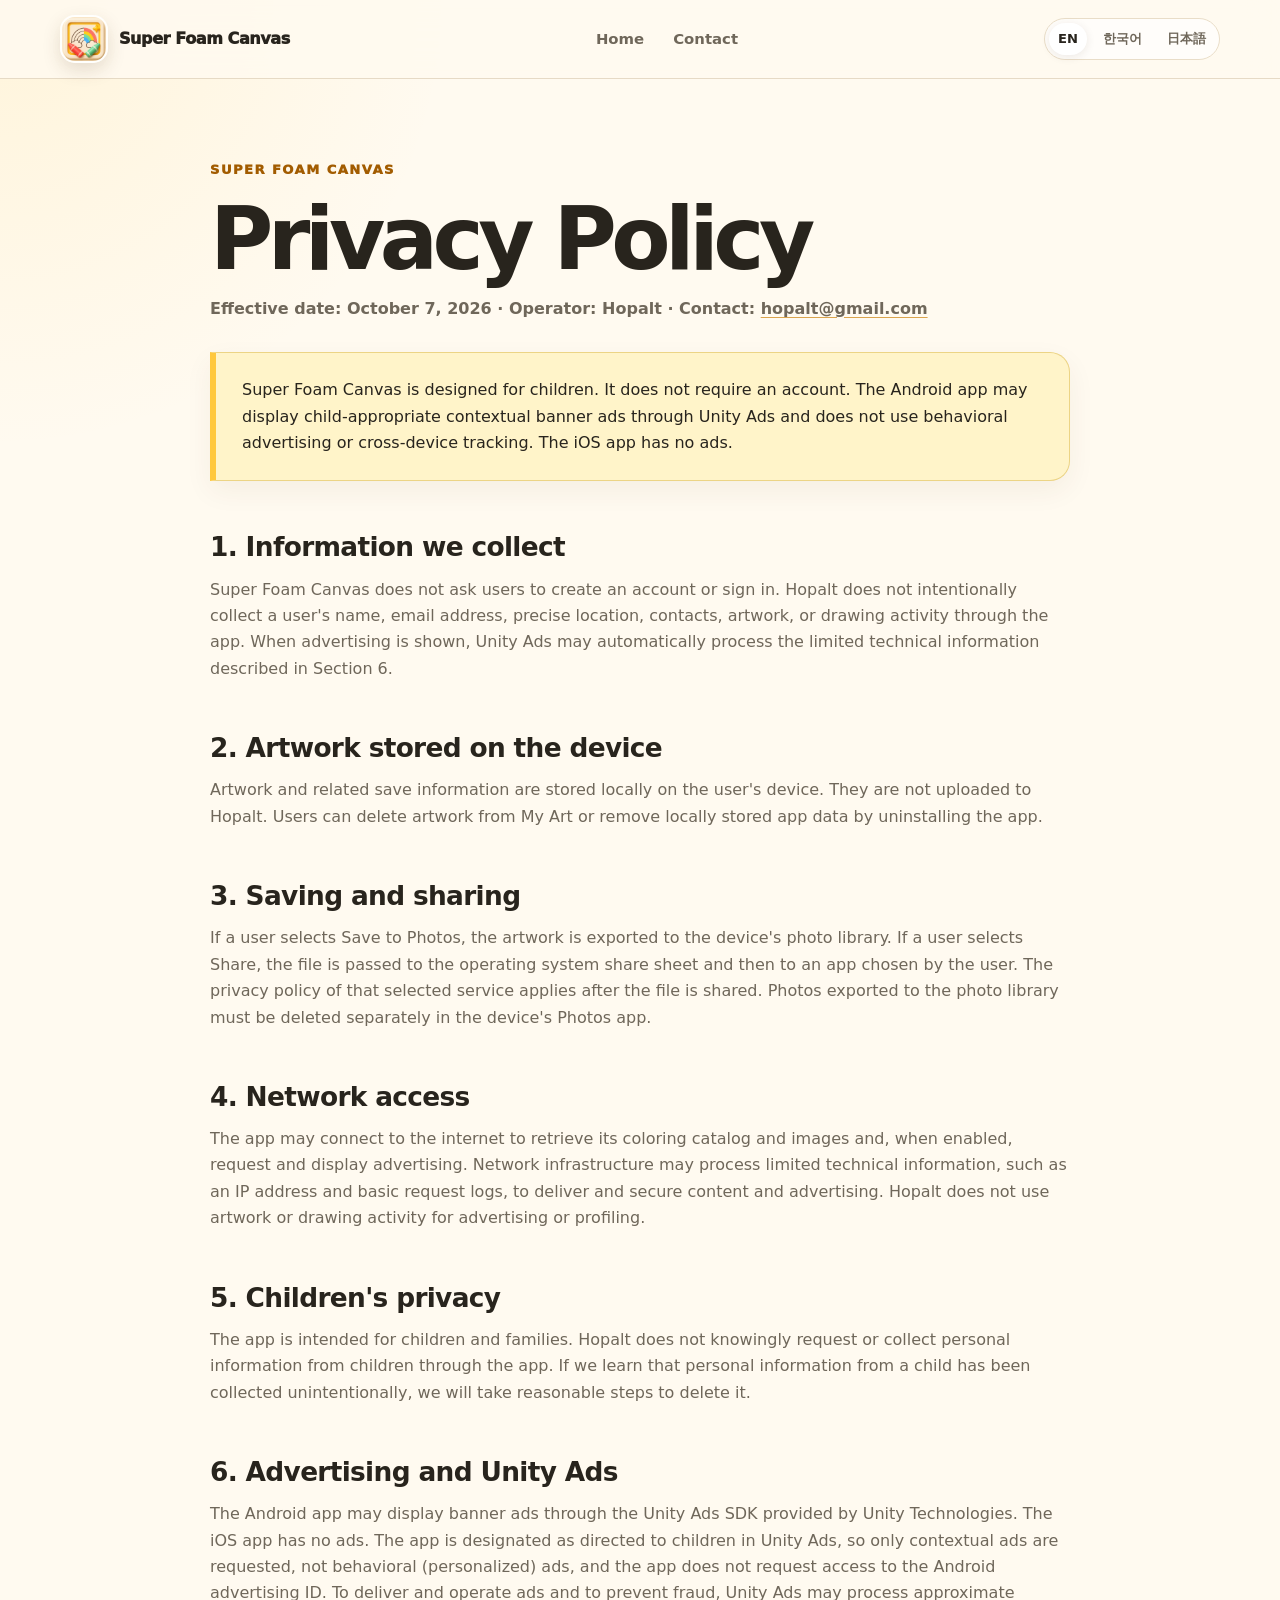
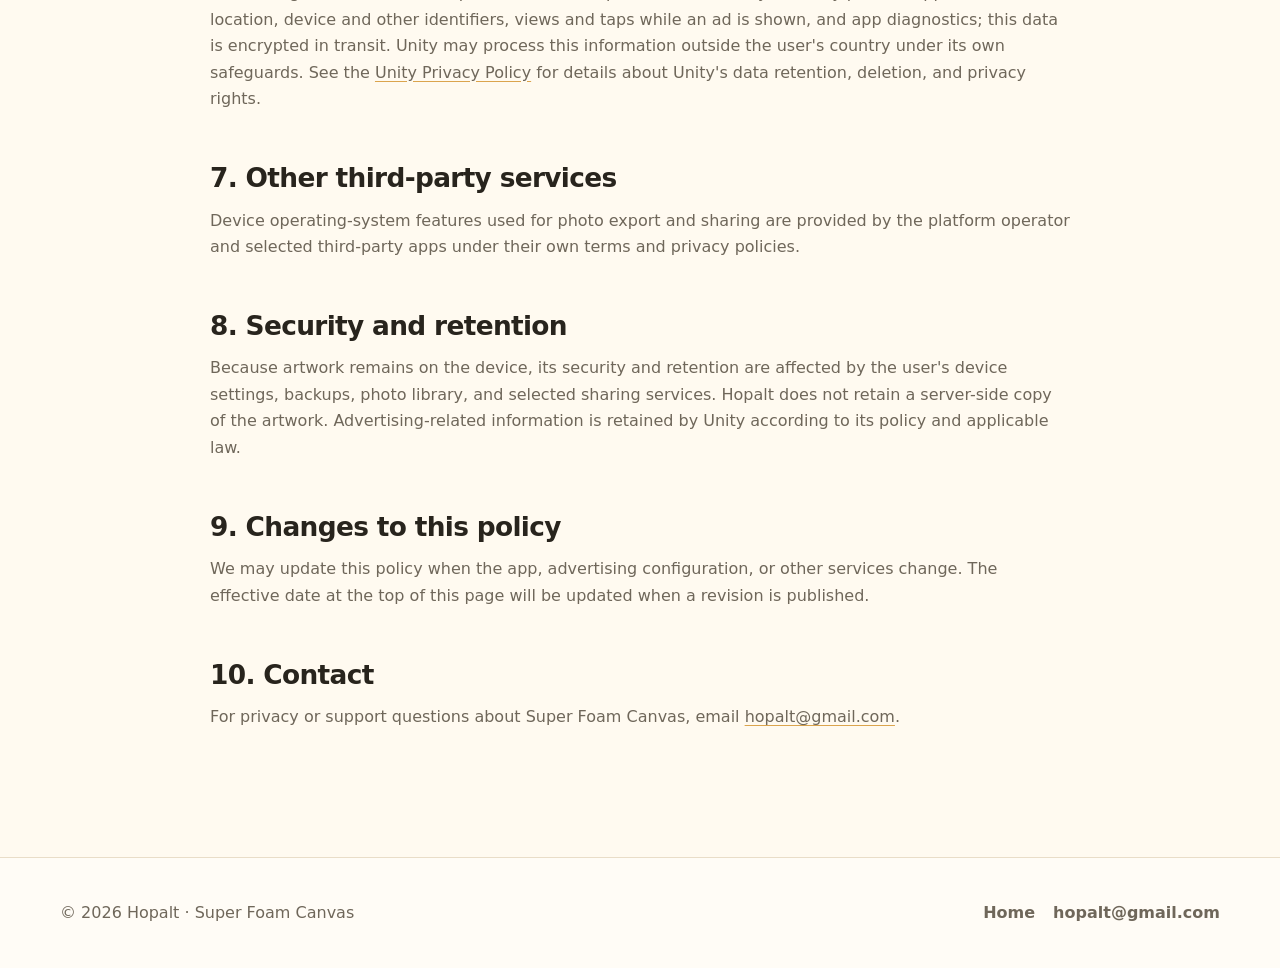
<file: privacy/index.html>
<!doctype html><html lang="en"><head><meta charset="utf-8"><meta name="viewport" content="width=device-width, initial-scale=1"><title>Privacy Policy — Super Foam Canvas</title><meta name="description" content="Privacy Policy for the Super Foam Canvas coloring app."><link rel="canonical" href="https://sfc.hopalt.com/privacy/"><link rel="stylesheet" href="../assets/styles.css?v=20261007"><link rel="icon" type="image/png" sizes="32x32" href="../assets/favicon-32.png"><link rel="icon" type="image/png" sizes="512x512" href="../assets/icon-512.png"><link rel="apple-touch-icon" sizes="180x180" href="../assets/apple-touch-icon.png"><link rel="alternate" hreflang="en" href="https://sfc.hopalt.com/privacy/"><link rel="alternate" hreflang="ko" href="https://sfc.hopalt.com/ko/privacy/"><link rel="alternate" hreflang="ja" href="https://sfc.hopalt.com/ja/privacy/"></head>
<body><header class="site-header"><nav class="nav wrap"><a class="brand" href="../"><img class="brand-mark" src="../assets/app-icon.png" alt="">Super Foam Canvas</a><div class="nav-links"><a href="../">Home</a><a href="mailto:hopalt@gmail.com">Contact</a></div><div class="languages"><a aria-current="page" href="./">EN</a><a href="../ko/privacy/">한국어</a><a href="../ja/privacy/">日本語</a></div></nav></header>
<main class="privacy wrap"><p class="eyebrow">Super Foam Canvas</p><h1>Privacy Policy</h1><p class="meta">Effective date: October 7, 2026 · Operator: Hopalt · Contact: <a href="mailto:hopalt@gmail.com">hopalt@gmail.com</a></p>
<div class="notice">Super Foam Canvas is designed for children. It does not require an account. The Android app may display child-appropriate contextual banner ads through Unity Ads and does not use behavioral advertising or cross-device tracking. The iOS app has no ads.</div>
<h2>1. Information we collect</h2><p>Super Foam Canvas does not ask users to create an account or sign in. Hopalt does not intentionally collect a user's name, email address, precise location, contacts, artwork, or drawing activity through the app. When advertising is shown, Unity Ads may automatically process the limited technical information described in Section 6.</p>
<h2>2. Artwork stored on the device</h2><p>Artwork and related save information are stored locally on the user's device. They are not uploaded to Hopalt. Users can delete artwork from My Art or remove locally stored app data by uninstalling the app.</p>
<h2>3. Saving and sharing</h2><p>If a user selects Save to Photos, the artwork is exported to the device's photo library. If a user selects Share, the file is passed to the operating system share sheet and then to an app chosen by the user. The privacy policy of that selected service applies after the file is shared. Photos exported to the photo library must be deleted separately in the device's Photos app.</p>
<h2>4. Network access</h2><p>The app may connect to the internet to retrieve its coloring catalog and images and, when enabled, request and display advertising. Network infrastructure may process limited technical information, such as an IP address and basic request logs, to deliver and secure content and advertising. Hopalt does not use artwork or drawing activity for advertising or profiling.</p>
<h2>5. Children's privacy</h2><p>The app is intended for children and families. Hopalt does not knowingly request or collect personal information from children through the app. If we learn that personal information from a child has been collected unintentionally, we will take reasonable steps to delete it.</p>
<h2>6. Advertising and Unity Ads</h2><p>The Android app may display banner ads through the Unity Ads SDK provided by Unity Technologies. The iOS app has no ads. The app is designated as directed to children in Unity Ads, so only contextual ads are requested, not behavioral (personalized) ads, and the app does not request access to the Android advertising ID. To deliver and operate ads and to prevent fraud, Unity Ads may process approximate location, device and other identifiers, views and taps while an ad is shown, and app diagnostics; this data is encrypted in transit. Unity may process this information outside the user's country under its own safeguards. See the <a href="https://unity.com/legal/privacy-policy" target="_blank" rel="noopener noreferrer">Unity Privacy Policy</a> for details about Unity's data retention, deletion, and privacy rights.</p>
<h2>7. Other third-party services</h2><p>Device operating-system features used for photo export and sharing are provided by the platform operator and selected third-party apps under their own terms and privacy policies.</p>
<h2>8. Security and retention</h2><p>Because artwork remains on the device, its security and retention are affected by the user's device settings, backups, photo library, and selected sharing services. Hopalt does not retain a server-side copy of the artwork. Advertising-related information is retained by Unity according to its policy and applicable law.</p>
<h2>9. Changes to this policy</h2><p>We may update this policy when the app, advertising configuration, or other services change. The effective date at the top of this page will be updated when a revision is published.</p>
<h2>10. Contact</h2><p>For privacy or support questions about Super Foam Canvas, email <a href="mailto:hopalt@gmail.com">hopalt@gmail.com</a>.</p></main>
<footer class="footer"><div class="wrap footer-row"><span>© 2026 Hopalt · Super Foam Canvas</span><div class="footer-links"><a href="../">Home</a><a href="mailto:hopalt@gmail.com">hopalt@gmail.com</a></div></div></footer></body></html>
</file>
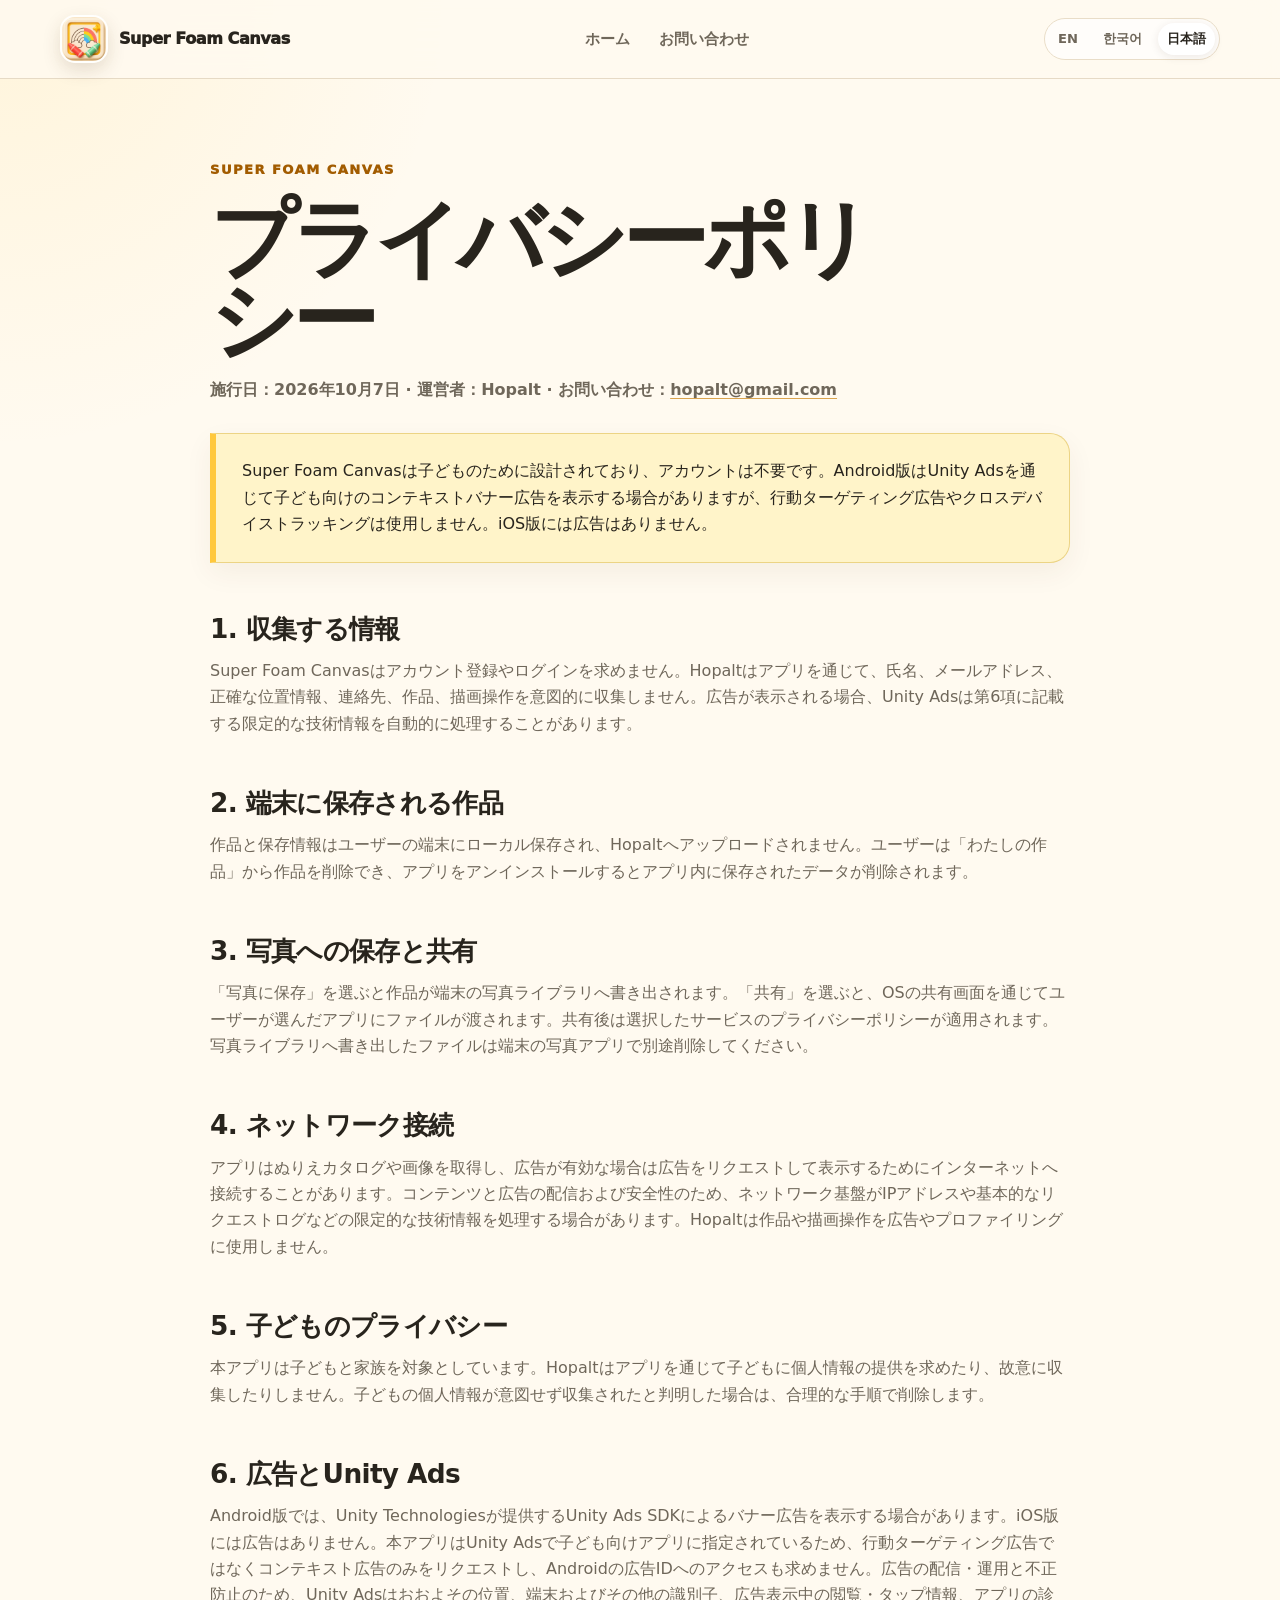
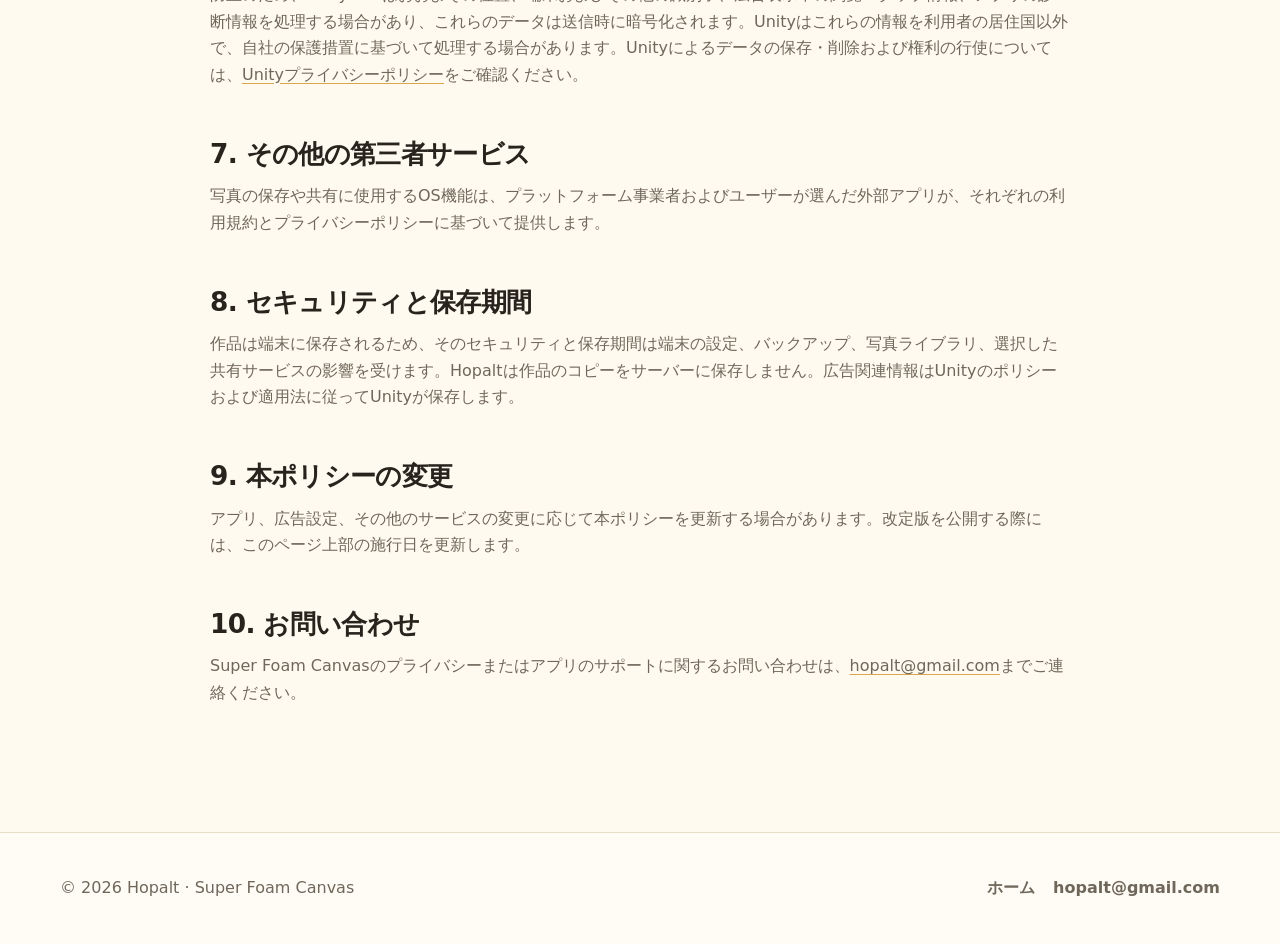
<file: ja/privacy/index.html>
<!doctype html><html lang="ja"><head><meta charset="utf-8"><meta name="viewport" content="width=device-width, initial-scale=1"><title>プライバシーポリシー — Super Foam Canvas</title><meta name="description" content="Super Foam Canvasぬりえアプリのプライバシーポリシーです。"><link rel="canonical" href="https://sfc.hopalt.com/ja/privacy/"><link rel="stylesheet" href="../../assets/styles.css?v=20261007"><link rel="icon" type="image/png" sizes="32x32" href="../../assets/favicon-32.png"><link rel="icon" type="image/png" sizes="512x512" href="../../assets/icon-512.png"><link rel="apple-touch-icon" sizes="180x180" href="../../assets/apple-touch-icon.png"><link rel="alternate" hreflang="en" href="https://sfc.hopalt.com/privacy/"><link rel="alternate" hreflang="ko" href="https://sfc.hopalt.com/ko/privacy/"><link rel="alternate" hreflang="ja" href="https://sfc.hopalt.com/ja/privacy/"></head>
<body><header class="site-header"><nav class="nav wrap"><a class="brand" href="../"><img class="brand-mark" src="../../assets/app-icon.png" alt="">Super Foam Canvas</a><div class="nav-links"><a href="../">ホーム</a><a href="mailto:hopalt@gmail.com">お問い合わせ</a></div><div class="languages"><a href="../../privacy/">EN</a><a href="../../ko/privacy/">한국어</a><a aria-current="page" href="./">日本語</a></div></nav></header>
<main class="privacy wrap"><p class="eyebrow">Super Foam Canvas</p><h1>プライバシーポリシー</h1><p class="meta">施行日：2026年10月7日 · 運営者：Hopalt · お問い合わせ：<a href="mailto:hopalt@gmail.com">hopalt@gmail.com</a></p>
<div class="notice">Super Foam Canvasは子どものために設計されており、アカウントは不要です。Android版はUnity Adsを通じて子ども向けのコンテキストバナー広告を表示する場合がありますが、行動ターゲティング広告やクロスデバイストラッキングは使用しません。iOS版には広告はありません。</div>
<h2>1. 収集する情報</h2><p>Super Foam Canvasはアカウント登録やログインを求めません。Hopaltはアプリを通じて、氏名、メールアドレス、正確な位置情報、連絡先、作品、描画操作を意図的に収集しません。広告が表示される場合、Unity Adsは第6項に記載する限定的な技術情報を自動的に処理することがあります。</p>
<h2>2. 端末に保存される作品</h2><p>作品と保存情報はユーザーの端末にローカル保存され、Hopaltへアップロードされません。ユーザーは「わたしの作品」から作品を削除でき、アプリをアンインストールするとアプリ内に保存されたデータが削除されます。</p>
<h2>3. 写真への保存と共有</h2><p>「写真に保存」を選ぶと作品が端末の写真ライブラリへ書き出されます。「共有」を選ぶと、OSの共有画面を通じてユーザーが選んだアプリにファイルが渡されます。共有後は選択したサービスのプライバシーポリシーが適用されます。写真ライブラリへ書き出したファイルは端末の写真アプリで別途削除してください。</p>
<h2>4. ネットワーク接続</h2><p>アプリはぬりえカタログや画像を取得し、広告が有効な場合は広告をリクエストして表示するためにインターネットへ接続することがあります。コンテンツと広告の配信および安全性のため、ネットワーク基盤がIPアドレスや基本的なリクエストログなどの限定的な技術情報を処理する場合があります。Hopaltは作品や描画操作を広告やプロファイリングに使用しません。</p>
<h2>5. 子どものプライバシー</h2><p>本アプリは子どもと家族を対象としています。Hopaltはアプリを通じて子どもに個人情報の提供を求めたり、故意に収集したりしません。子どもの個人情報が意図せず収集されたと判明した場合は、合理的な手順で削除します。</p>
<h2>6. 広告とUnity Ads</h2><p>Android版では、Unity Technologiesが提供するUnity Ads SDKによるバナー広告を表示する場合があります。iOS版には広告はありません。本アプリはUnity Adsで子ども向けアプリに指定されているため、行動ターゲティング広告ではなくコンテキスト広告のみをリクエストし、Androidの広告IDへのアクセスも求めません。広告の配信・運用と不正防止のため、Unity Adsはおおよその位置、端末およびその他の識別子、広告表示中の閲覧・タップ情報、アプリの診断情報を処理する場合があり、これらのデータは送信時に暗号化されます。Unityはこれらの情報を利用者の居住国以外で、自社の保護措置に基づいて処理する場合があります。Unityによるデータの保存・削除および権利の行使については、<a href="https://unity.com/legal/privacy-policy" target="_blank" rel="noopener noreferrer">Unityプライバシーポリシー</a>をご確認ください。</p>
<h2>7. その他の第三者サービス</h2><p>写真の保存や共有に使用するOS機能は、プラットフォーム事業者およびユーザーが選んだ外部アプリが、それぞれの利用規約とプライバシーポリシーに基づいて提供します。</p>
<h2>8. セキュリティと保存期間</h2><p>作品は端末に保存されるため、そのセキュリティと保存期間は端末の設定、バックアップ、写真ライブラリ、選択した共有サービスの影響を受けます。Hopaltは作品のコピーをサーバーに保存しません。広告関連情報はUnityのポリシーおよび適用法に従ってUnityが保存します。</p>
<h2>9. 本ポリシーの変更</h2><p>アプリ、広告設定、その他のサービスの変更に応じて本ポリシーを更新する場合があります。改定版を公開する際には、このページ上部の施行日を更新します。</p>
<h2>10. お問い合わせ</h2><p>Super Foam Canvasのプライバシーまたはアプリのサポートに関するお問い合わせは、<a href="mailto:hopalt@gmail.com">hopalt@gmail.com</a>までご連絡ください。</p></main>
<footer class="footer"><div class="wrap footer-row"><span>© 2026 Hopalt · Super Foam Canvas</span><div class="footer-links"><a href="../">ホーム</a><a href="mailto:hopalt@gmail.com">hopalt@gmail.com</a></div></div></footer></body></html>
</file>
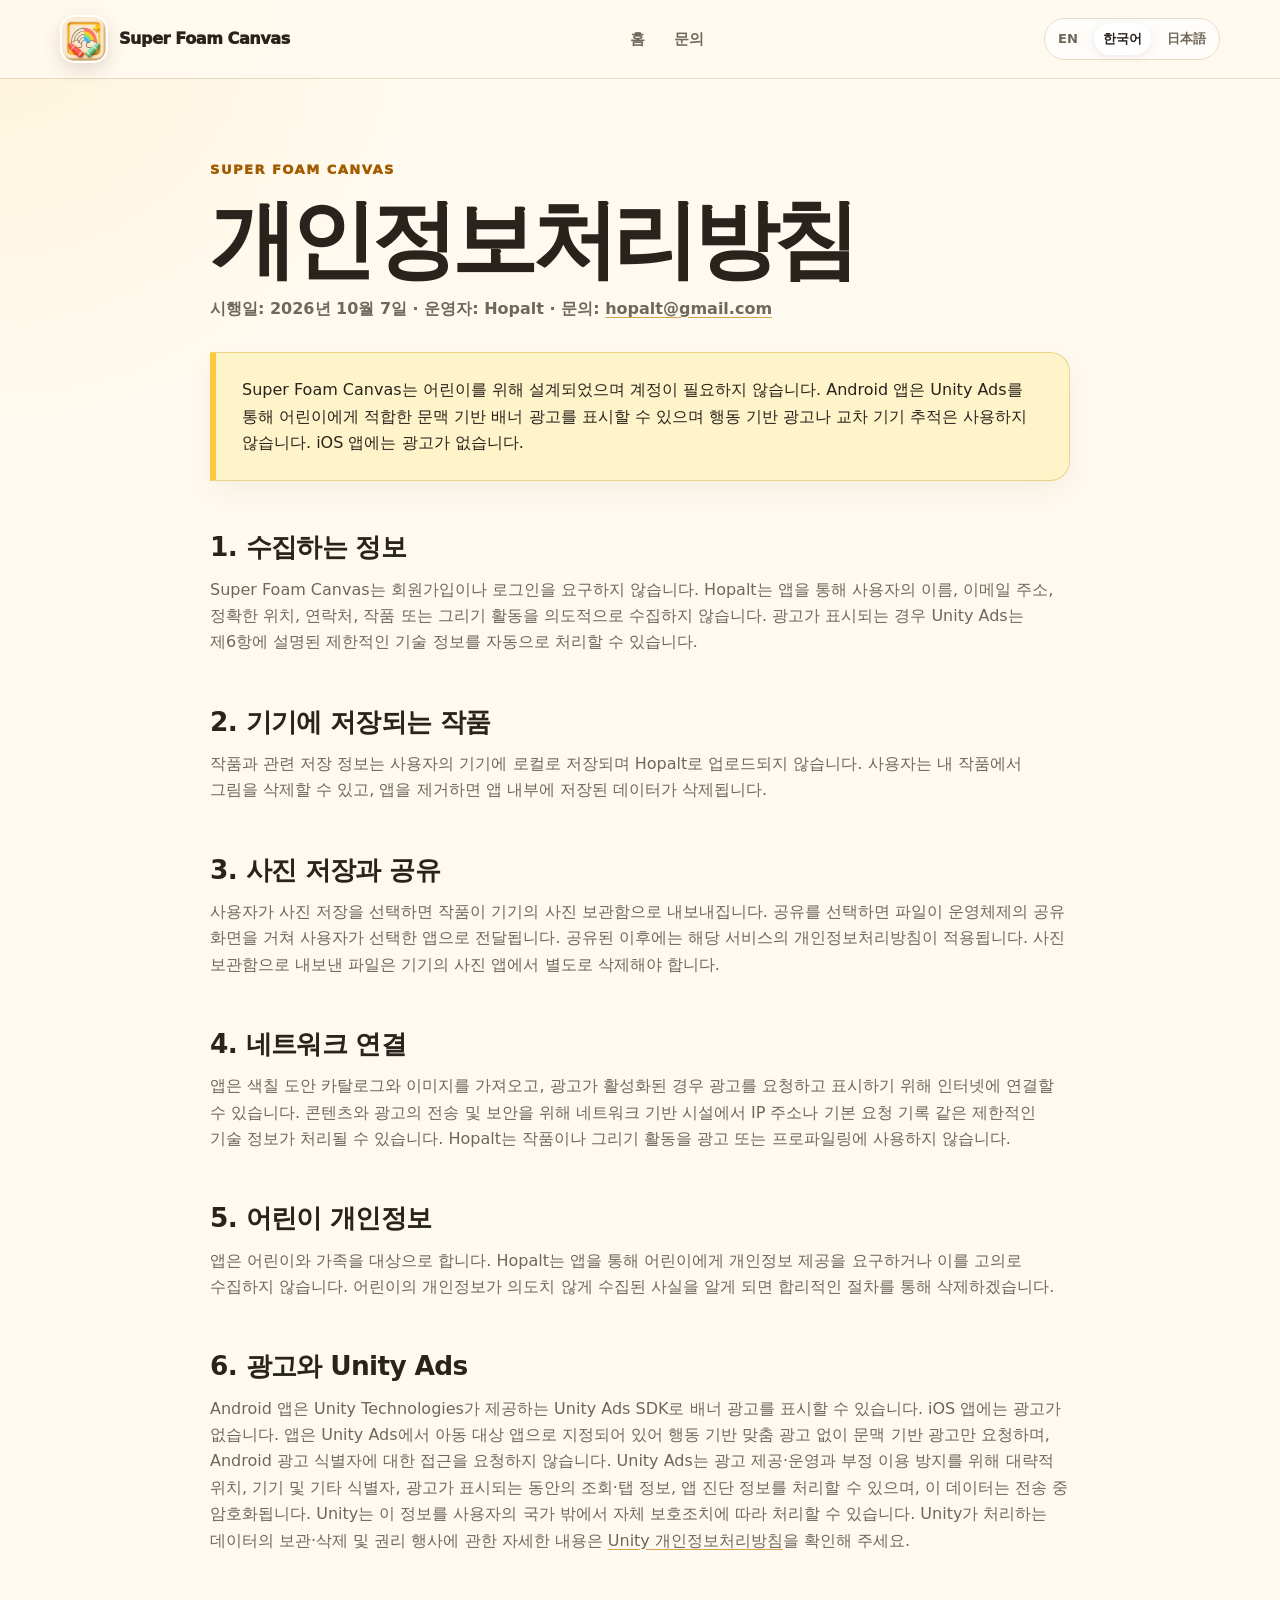
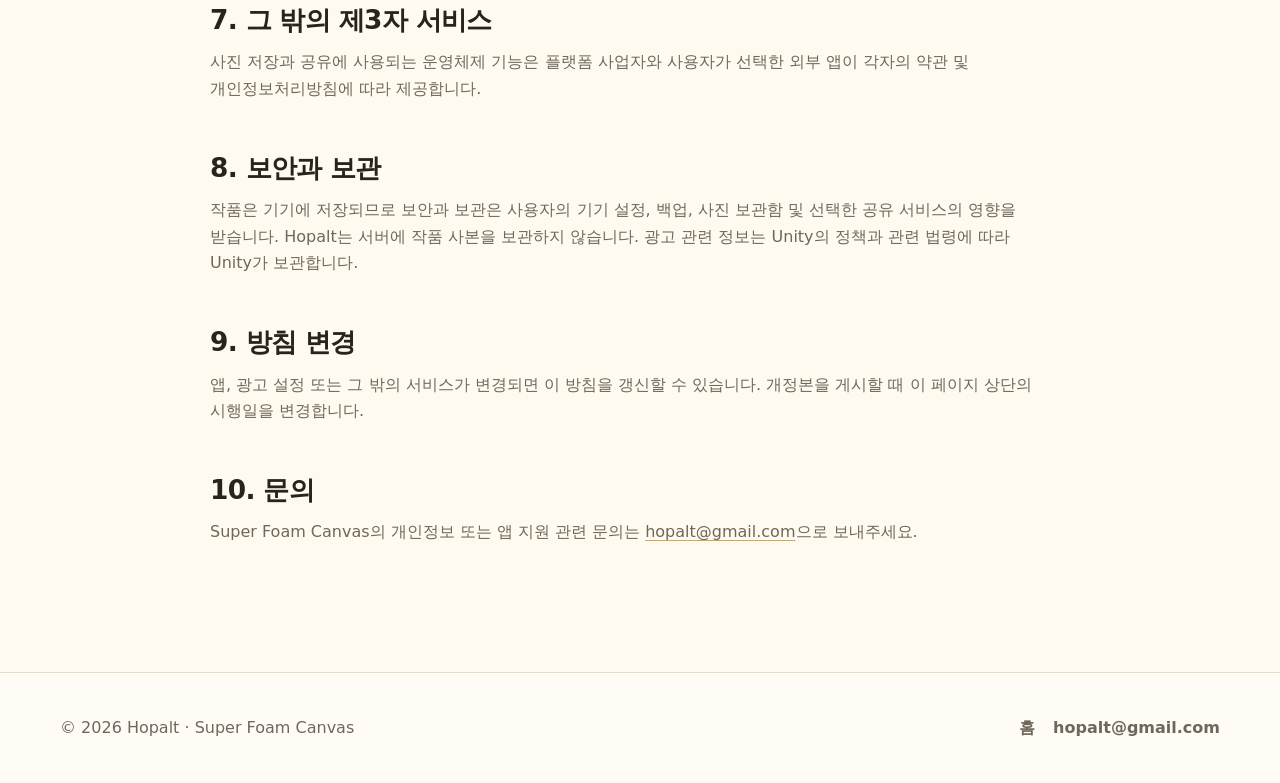
<file: ko/privacy/index.html>
<!doctype html><html lang="ko"><head><meta charset="utf-8"><meta name="viewport" content="width=device-width, initial-scale=1"><title>개인정보처리방침 — Super Foam Canvas</title><meta name="description" content="Super Foam Canvas 색칠놀이 앱의 개인정보처리방침입니다."><link rel="canonical" href="https://sfc.hopalt.com/ko/privacy/"><link rel="stylesheet" href="../../assets/styles.css?v=20261007"><link rel="icon" type="image/png" sizes="32x32" href="../../assets/favicon-32.png"><link rel="icon" type="image/png" sizes="512x512" href="../../assets/icon-512.png"><link rel="apple-touch-icon" sizes="180x180" href="../../assets/apple-touch-icon.png"><link rel="alternate" hreflang="en" href="https://sfc.hopalt.com/privacy/"><link rel="alternate" hreflang="ko" href="https://sfc.hopalt.com/ko/privacy/"><link rel="alternate" hreflang="ja" href="https://sfc.hopalt.com/ja/privacy/"></head>
<body><header class="site-header"><nav class="nav wrap"><a class="brand" href="../"><img class="brand-mark" src="../../assets/app-icon.png" alt="">Super Foam Canvas</a><div class="nav-links"><a href="../">홈</a><a href="mailto:hopalt@gmail.com">문의</a></div><div class="languages"><a href="../../privacy/">EN</a><a aria-current="page" href="./">한국어</a><a href="../../ja/privacy/">日本語</a></div></nav></header>
<main class="privacy wrap"><p class="eyebrow">Super Foam Canvas</p><h1>개인정보처리방침</h1><p class="meta">시행일: 2026년 10월 7일 · 운영자: Hopalt · 문의: <a href="mailto:hopalt@gmail.com">hopalt@gmail.com</a></p>
<div class="notice">Super Foam Canvas는 어린이를 위해 설계되었으며 계정이 필요하지 않습니다. Android 앱은 Unity Ads를 통해 어린이에게 적합한 문맥 기반 배너 광고를 표시할 수 있으며 행동 기반 광고나 교차 기기 추적은 사용하지 않습니다. iOS 앱에는 광고가 없습니다.</div>
<h2>1. 수집하는 정보</h2><p>Super Foam Canvas는 회원가입이나 로그인을 요구하지 않습니다. Hopalt는 앱을 통해 사용자의 이름, 이메일 주소, 정확한 위치, 연락처, 작품 또는 그리기 활동을 의도적으로 수집하지 않습니다. 광고가 표시되는 경우 Unity Ads는 제6항에 설명된 제한적인 기술 정보를 자동으로 처리할 수 있습니다.</p>
<h2>2. 기기에 저장되는 작품</h2><p>작품과 관련 저장 정보는 사용자의 기기에 로컬로 저장되며 Hopalt로 업로드되지 않습니다. 사용자는 내 작품에서 그림을 삭제할 수 있고, 앱을 제거하면 앱 내부에 저장된 데이터가 삭제됩니다.</p>
<h2>3. 사진 저장과 공유</h2><p>사용자가 사진 저장을 선택하면 작품이 기기의 사진 보관함으로 내보내집니다. 공유를 선택하면 파일이 운영체제의 공유 화면을 거쳐 사용자가 선택한 앱으로 전달됩니다. 공유된 이후에는 해당 서비스의 개인정보처리방침이 적용됩니다. 사진 보관함으로 내보낸 파일은 기기의 사진 앱에서 별도로 삭제해야 합니다.</p>
<h2>4. 네트워크 연결</h2><p>앱은 색칠 도안 카탈로그와 이미지를 가져오고, 광고가 활성화된 경우 광고를 요청하고 표시하기 위해 인터넷에 연결할 수 있습니다. 콘텐츠와 광고의 전송 및 보안을 위해 네트워크 기반 시설에서 IP 주소나 기본 요청 기록 같은 제한적인 기술 정보가 처리될 수 있습니다. Hopalt는 작품이나 그리기 활동을 광고 또는 프로파일링에 사용하지 않습니다.</p>
<h2>5. 어린이 개인정보</h2><p>앱은 어린이와 가족을 대상으로 합니다. Hopalt는 앱을 통해 어린이에게 개인정보 제공을 요구하거나 이를 고의로 수집하지 않습니다. 어린이의 개인정보가 의도치 않게 수집된 사실을 알게 되면 합리적인 절차를 통해 삭제하겠습니다.</p>
<h2>6. 광고와 Unity Ads</h2><p>Android 앱은 Unity Technologies가 제공하는 Unity Ads SDK로 배너 광고를 표시할 수 있습니다. iOS 앱에는 광고가 없습니다. 앱은 Unity Ads에서 아동 대상 앱으로 지정되어 있어 행동 기반 맞춤 광고 없이 문맥 기반 광고만 요청하며, Android 광고 식별자에 대한 접근을 요청하지 않습니다. Unity Ads는 광고 제공·운영과 부정 이용 방지를 위해 대략적 위치, 기기 및 기타 식별자, 광고가 표시되는 동안의 조회·탭 정보, 앱 진단 정보를 처리할 수 있으며, 이 데이터는 전송 중 암호화됩니다. Unity는 이 정보를 사용자의 국가 밖에서 자체 보호조치에 따라 처리할 수 있습니다. Unity가 처리하는 데이터의 보관·삭제 및 권리 행사에 관한 자세한 내용은 <a href="https://unity.com/legal/privacy-policy" target="_blank" rel="noopener noreferrer">Unity 개인정보처리방침</a>을 확인해 주세요.</p>
<h2>7. 그 밖의 제3자 서비스</h2><p>사진 저장과 공유에 사용되는 운영체제 기능은 플랫폼 사업자와 사용자가 선택한 외부 앱이 각자의 약관 및 개인정보처리방침에 따라 제공합니다.</p>
<h2>8. 보안과 보관</h2><p>작품은 기기에 저장되므로 보안과 보관은 사용자의 기기 설정, 백업, 사진 보관함 및 선택한 공유 서비스의 영향을 받습니다. Hopalt는 서버에 작품 사본을 보관하지 않습니다. 광고 관련 정보는 Unity의 정책과 관련 법령에 따라 Unity가 보관합니다.</p>
<h2>9. 방침 변경</h2><p>앱, 광고 설정 또는 그 밖의 서비스가 변경되면 이 방침을 갱신할 수 있습니다. 개정본을 게시할 때 이 페이지 상단의 시행일을 변경합니다.</p>
<h2>10. 문의</h2><p>Super Foam Canvas의 개인정보 또는 앱 지원 관련 문의는 <a href="mailto:hopalt@gmail.com">hopalt@gmail.com</a>으로 보내주세요.</p></main>
<footer class="footer"><div class="wrap footer-row"><span>© 2026 Hopalt · Super Foam Canvas</span><div class="footer-links"><a href="../">홈</a><a href="mailto:hopalt@gmail.com">hopalt@gmail.com</a></div></div></footer></body></html>
</file>
<file: assets/styles.css>
:root {
  --ink: #28241d;
  --muted: #6f675a;
  --cream: #fffaf0;
  --paper: #ffffff;
  --yellow: #ffc83d;
  --orange: #ff8a55;
  --mint: #9be1cf;
  --mint-deep: #4ab49c;
  --pink: #ffb4c9;
  --blue: #a8d9ff;
  --line: #e9ddc8;
  --shadow-soft: 0 18px 60px rgba(69, 51, 20, .1);
  --shadow-card: 0 14px 0 rgba(70, 53, 24, .07), 0 24px 56px rgba(70, 53, 24, .08);
}
* { box-sizing: border-box; }
html { scroll-behavior: smooth; scroll-padding-top: 92px; }
/* Korean wraps between words, never inside one ("순/간"). Japanese has no spaces, so it keeps the default. */
html:lang(ko) { word-break: keep-all; overflow-wrap: break-word; }
body {
  margin: 0;
  color: var(--ink);
  background: radial-gradient(circle at 0 0, rgba(255, 205, 72, .13), transparent 28rem), var(--cream);
  font-family: ui-rounded, "SF Pro Rounded", "Nunito", "Noto Sans KR", "Noto Sans JP", Inter, system-ui, sans-serif;
  line-height: 1.65;
  -webkit-font-smoothing: antialiased;
}
a { color: inherit; }
img { display: block; max-width: 100%; }
button, a { -webkit-tap-highlight-color: transparent; }
.wrap { width: min(1160px, calc(100% - 48px)); margin: 0 auto; }

.site-header {
  position: sticky;
  z-index: 50;
  top: 0;
  border-bottom: 1px solid rgba(215, 199, 172, .62);
  background: rgba(255, 250, 240, .88);
  backdrop-filter: blur(18px);
  -webkit-backdrop-filter: blur(18px);
}
.nav { min-height: 78px; display: flex; align-items: center; justify-content: space-between; gap: 24px; }
.brand { display: inline-flex; align-items: center; gap: 11px; text-decoration: none; font-size: 1rem; font-weight: 950; letter-spacing: -.025em; white-space: nowrap; }
.brand-mark { width: 48px; height: 48px; border: 2px solid rgba(255,255,255,.88); border-radius: 15px; box-shadow: 0 7px 18px rgba(85, 53, 12, .15); }
.nav-links, .languages { display: flex; align-items: center; gap: 7px; }
.nav-links a, .languages a { padding: 8px 11px; border-radius: 999px; color: var(--muted); text-decoration: none; font-size: .93rem; font-weight: 800; transition: color .18s ease, background .18s ease, transform .18s ease; }
.nav-links a:hover, .languages a:hover { color: var(--ink); background: rgba(255,255,255,.8); transform: translateY(-1px); }
.languages { padding: 4px; border: 1px solid var(--line); border-radius: 999px; background: rgba(255,255,255,.62); }
.languages a { padding: 5px 9px; font-size: .82rem; }
.languages a[aria-current="page"] { color: var(--ink); background: var(--paper); box-shadow: 0 2px 10px rgba(50, 38, 18, .09); }

.hero { padding: 28px 0 64px; }
.hero-shell {
  position: relative;
  isolation: isolate;
  width: min(1280px, calc(100% - 32px));
  min-height: 680px;
  margin: 0 auto;
  overflow: hidden;
  border: 1px solid rgba(216, 181, 99, .42);
  border-radius: 46px;
  background: linear-gradient(132deg, #fff3c9 0%, #ffe49c 44%, #c9f4e5 100%);
  box-shadow: 0 30px 90px rgba(80, 57, 12, .13);
}
.hero-shell::before, .hero-shell::after { content: ""; position: absolute; z-index: -1; border-radius: 999px; }
.hero-shell::before { width: 360px; height: 360px; right: -80px; top: -100px; background: rgba(255,255,255,.35); }
.hero-shell::after { width: 210px; height: 210px; left: 40%; bottom: -110px; background: rgba(255,154,183,.22); }
.hero-grid { min-height: 680px; display: grid; grid-template-columns: 1.02fr .98fr; align-items: center; gap: 42px; padding: 64px 54px 58px; }
.hero-copy { position: relative; z-index: 5; padding-left: 10px; }
.eyebrow { margin: 0 0 18px; color: #965700; font-size: .82rem; font-weight: 950; letter-spacing: .11em; text-transform: uppercase; }
.eyebrow-pill { display: inline-flex; align-items: center; gap: 8px; padding: 8px 13px; border: 1px solid rgba(146, 86, 0, .18); border-radius: 999px; background: rgba(255,255,255,.55); }
.eyebrow-pill::before { content: ""; width: 8px; height: 8px; border-radius: 50%; background: var(--orange); box-shadow: 0 0 0 4px rgba(255,138,85,.17); }
h1 { margin: 0; max-width: 720px; font-size: clamp(3.25rem, 6.4vw, 6.3rem); line-height: .94; letter-spacing: -.064em; }
.hero h1 .accent { position: relative; display: inline-block; color: #f36e47; }
.hero h1 .accent::after { content: ""; position: absolute; z-index: -1; left: -2%; right: -3%; bottom: .02em; height: .18em; border-radius: 999px; background: rgba(255,255,255,.78); transform: rotate(-1.5deg); }
.lead { max-width: 610px; margin: 26px 0 0; color: #625a4d; font-size: clamp(1.08rem, 1.65vw, 1.28rem); font-weight: 590; }
.actions { display: flex; flex-wrap: wrap; gap: 12px; margin-top: 30px; }
.button { display: inline-flex; align-items: center; justify-content: center; gap: 9px; min-height: 52px; padding: 0 22px; border: 2px solid var(--ink); border-radius: 999px; background: var(--ink); color: #fff; text-decoration: none; font-weight: 900; box-shadow: 0 7px 0 rgba(40,36,29,.14); transition: transform .18s ease, box-shadow .18s ease; }
.button::after { content: "→"; font-size: 1.1em; }
.button:hover { transform: translateY(-2px); box-shadow: 0 10px 0 rgba(40,36,29,.11); }
.button.secondary { border-color: rgba(40,36,29,.16); background: rgba(255,255,255,.86); color: var(--ink); box-shadow: none; }
.button.secondary::after { content: "↗"; }
.button.store-button::before { content: ""; width: 0; height: 0; border-top: 7px solid transparent; border-bottom: 7px solid transparent; border-left: 12px solid #9be1cf; filter: drop-shadow(-3px -3px 0 #ffb4c9) drop-shadow(0 3px 0 #ffc83d); }
.button.store-button::after { content: "↗"; }
.hero-note { display: flex; flex-wrap: wrap; gap: 9px 18px; margin: 24px 0 0; padding: 0; color: #655c4e; font-size: .91rem; font-weight: 780; list-style: none; }
.hero-note li::before { content: "✓"; display: inline-grid; place-items: center; width: 19px; height: 19px; margin-right: 7px; border-radius: 50%; background: rgba(255,255,255,.78); color: #278c73; font-size: .72rem; font-weight: 950; }

.hero-art { position: relative; min-height: 574px; }
.art-orbit { position: absolute; inset: 18px 10px 12px 30px; border: 2px dashed rgba(80, 61, 30, .13); border-radius: 50%; transform: rotate(-7deg); }
.phone { position: absolute; overflow: hidden; border: 9px solid var(--ink); border-radius: 38px; background: var(--paper); box-shadow: 0 26px 60px rgba(63, 45, 15, .2); }
.phone::before { content: ""; position: absolute; z-index: 3; left: 50%; top: 8px; width: 70px; height: 19px; border-radius: 999px; background: var(--ink); transform: translateX(-50%); }
.phone img { width: 100%; height: 100%; object-fit: cover; object-position: top center; }
.phone-main { z-index: 2; left: 50%; top: 16px; width: 286px; height: 560px; transform: translateX(-50%) rotate(2.5deg); }
.phone-side { z-index: 1; left: 4px; bottom: 18px; width: 205px; height: 406px; border-width: 7px; border-radius: 31px; transform: rotate(-9deg); opacity: .98; }
.phone-side::before { width: 52px; height: 14px; top: 6px; }
.completion-card { position: absolute; z-index: 4; right: -4px; bottom: 20px; width: 184px; padding: 11px; border: 2px solid rgba(40,36,29,.88); border-radius: 25px; background: var(--paper); box-shadow: var(--shadow-card); transform: rotate(8deg); }
.completion-card img { width: 100%; aspect-ratio: 1 / 1; border-radius: 17px; object-fit: cover; object-position: center; }
.completion-card span { display: block; padding: 8px 4px 1px; font-size: .82rem; font-weight: 900; text-align: center; }
.floating-icon { position: absolute; z-index: 6; display: grid; place-items: center; border: 3px solid var(--paper); background: var(--paper); box-shadow: 0 16px 36px rgba(70, 49, 14, .19); }
.floating-icon.app { left: 9%; top: 7px; width: 112px; height: 112px; border-radius: 27px; transform: rotate(-9deg); }
.floating-icon.app img { width: 100%; height: 100%; border-radius: 23px; }
.doodle { position: absolute; z-index: 5; filter: drop-shadow(0 10px 12px rgba(65,45,15,.13)); }
.doodle.star { right: 5%; top: 4%; font-size: 50px; transform: rotate(10deg); }
.doodle.crayon { right: 2%; top: 41%; font-size: 48px; transform: rotate(-12deg); }

.trust-strip { margin-top: -22px; position: relative; z-index: 8; }
.trust-list { display: grid; grid-template-columns: repeat(3, 1fr); overflow: hidden; border: 1px solid var(--line); border-radius: 25px; background: var(--paper); box-shadow: var(--shadow-soft); }
.trust-item { display: flex; align-items: center; justify-content: center; gap: 12px; min-height: 92px; padding: 19px 24px; text-align: left; }
.trust-item + .trust-item { border-left: 1px solid var(--line); }
.trust-icon { display: grid; flex: 0 0 auto; place-items: center; width: 52px; height: 52px; border-radius: 17px; background: #fff1ba; }
.trust-item:nth-child(2) .trust-icon { background: #d4f5e8; }
.trust-item:nth-child(3) .trust-icon { background: #ffe0e9; }
.trust-icon img { width: 36px; height: 36px; object-fit: contain; }
.trust-icon.trust-language { color: #924a68; font-size: .68rem; font-weight: 950; letter-spacing: -.08em; line-height: 1; }
.trust-item > div strong, .trust-item > div span { display: block; }
.trust-item strong { font-size: .96rem; }
.trust-item span { margin-top: 1px; color: var(--muted); font-size: .82rem; }

.section { padding: 100px 0; }
.section-tint { border-block: 1px solid var(--line); background: rgba(255,255,255,.62); }
.section-head { max-width: 730px; margin-bottom: 44px; }
.section-kicker { display: inline-flex; align-items: center; gap: 7px; margin: 0 0 12px; color: #a35c00; font-size: .8rem; font-weight: 950; letter-spacing: .1em; text-transform: uppercase; }
.section-kicker::before { content: "✦"; color: var(--orange); }
h2 { margin: 0 0 15px; font-size: clamp(2.25rem, 4.6vw, 4rem); line-height: 1.03; letter-spacing: -.052em; }
.section-head p, .card p, .privacy p, .privacy li { color: var(--muted); }
.section-head p { max-width: 650px; margin: 0; font-size: 1.08rem; }

.bento { display: grid; grid-template-columns: 1.15fr .85fr; grid-template-rows: repeat(2, minmax(250px, auto)); gap: 20px; }
.feature-card { position: relative; overflow: hidden; min-height: 250px; padding: 34px; border: 2px solid var(--line); border-radius: 32px; background: var(--paper); box-shadow: 0 11px 0 rgba(74,56,28,.06); }
.feature-card.large { grid-row: 1 / span 2; min-height: 540px; background: #fff0bd; }
.feature-card.mint { background: #d7f6eb; }
.feature-card.pink { background: #ffe3eb; }
.feature-icon { display: grid; place-items: center; width: 50px; height: 50px; border: 2px solid rgba(40,36,29,.1); border-radius: 17px; background: rgba(255,255,255,.72); }
.feature-icon img { width: 34px; height: 34px; object-fit: contain; }
.feature-card h3 { max-width: 460px; margin: 17px 0 8px; font-size: clamp(1.35rem, 2.2vw, 1.85rem); line-height: 1.15; letter-spacing: -.025em; }
.feature-card p { max-width: 470px; margin: 0; color: #665e50; }
/* Keep copy clear of the corner decoration in the small cards. */
.feature-card:has(.mini-feature-art) p { padding-right: 104px; }
.tool-scene { position: absolute; left: 22px; right: 22px; bottom: 18px; height: 300px; }
.tool-paper { position: absolute; inset: 3px 5% auto 7%; height: 188px; overflow: hidden; border: 2px solid rgba(96, 72, 30, .12); border-radius: 24px; background: rgba(255,255,255,.78); box-shadow: 0 12px 24px rgba(95,68,13,.08); transform: rotate(-1.7deg); }
.tool-doodle { display: block; width: 100%; height: 100%; }
.tool-parade { position: absolute; z-index: 4; left: 0; right: 0; bottom: 38px; display: flex; align-items: flex-end; justify-content: center; gap: clamp(3px, 1vw, 11px); height: 172px; padding: 0 38px 0 10px; }
.tool-pencil { width: min(12%, 54px); height: auto; max-height: 174px; object-fit: contain; transform-origin: bottom center; filter: drop-shadow(0 10px 5px rgba(69, 48, 14, .16)); }
.tool-pencil:nth-child(1) { transform: translateY(12px) rotate(-7deg); }
.tool-pencil:nth-child(2) { transform: translateY(-4px) rotate(3deg); }
.tool-pencil:nth-child(3) { transform: translateY(8px) rotate(-2deg); }
.tool-pencil:nth-child(4) { transform: translateY(-10px) rotate(2deg); }
.tool-pencil:nth-child(5) { transform: translateY(5px) rotate(-3deg); }
.tool-pencil:nth-child(6) { transform: translateY(-1px) rotate(5deg); }
.tool-pencil:nth-child(7) { transform: translateY(13px) rotate(-4deg); }
.mini-feature-art { position: absolute; right: -18px; bottom: -18px; width: 150px; height: 150px; border: 2px solid rgba(40,36,29,.12); border-radius: 50%; background: rgba(255,255,255,.65); }
.mini-feature-art::before { content: ""; position: absolute; inset: 29px; border: 8px solid currentColor; border-radius: 50%; opacity: .55; }
.mini-feature-art.zoom { color: var(--mint-deep); }
.mini-feature-art.zoom::after { content: ""; position: absolute; width: 52px; height: 12px; right: 7px; bottom: 24px; border-radius: 999px; background: currentColor; transform: rotate(45deg); }
.mini-feature-art.save { color: #eb789c; border-radius: 35px; transform: rotate(7deg); }
.mini-feature-art.save::before { inset: 31px; border-width: 7px; border-radius: 14px; }

.journey { display: grid; grid-template-columns: repeat(4, minmax(0, 1fr)); gap: 18px; align-items: start; }
.step-card { position: relative; padding: 13px 13px 22px; border: 2px solid var(--line); border-radius: 30px; background: var(--paper); box-shadow: var(--shadow-card); }
.screen-frame { position: relative; overflow: hidden; aspect-ratio: 9 / 20; border: 1px solid var(--line); border-radius: 22px; background: #fff; }
.screen-frame img { width: 100%; height: 100%; object-fit: cover; object-position: top center; }
.step-number { position: absolute; z-index: 3; left: -10px; top: -12px; display: grid; place-items: center; width: 40px; height: 40px; border: 2px solid var(--ink); border-radius: 50%; background: var(--yellow); font-size: .9rem; font-weight: 950; box-shadow: 0 4px 0 rgba(40,36,29,.16); }
.step-card:nth-child(2) .step-number { background: var(--mint); }
.step-card:nth-child(3) .step-number { background: var(--pink); }
.step-card:nth-child(4) .step-number { background: var(--blue); }
.step-card h3 { margin: 18px 7px 3px; font-size: 1.06rem; }
.step-card p { margin: 0 7px; color: var(--muted); font-size: .88rem; }

.privacy-section { padding-top: 40px; }
.safe-note { position: relative; display: grid; grid-template-columns: auto 1fr; gap: 25px; align-items: start; overflow: hidden; padding: 42px; border: 2px solid #b9e5d9; border-radius: 35px; background: linear-gradient(135deg, #e3f9f2, #d2f2e8); box-shadow: 0 12px 0 rgba(62,146,123,.08); }
.safe-note::after { content: ""; position: absolute; right: -60px; top: -80px; width: 230px; height: 230px; border: 38px solid rgba(255,255,255,.34); border-radius: 50%; }
.safe-note .big { position: relative; z-index: 2; display: grid; place-items: center; width: 70px; height: 70px; border-radius: 24px; background: rgba(255,255,255,.72); font-size: 2rem; }
.safe-note h2 { font-size: clamp(1.8rem, 3vw, 2.65rem); }
.safe-note p { max-width: 790px; margin: 7px 0 0; color: #3f6259; }
.safe-note .actions { margin-top: 22px; }
.footer { padding: 42px 0; border-top: 1px solid var(--line); background: rgba(255,255,255,.35); }
.footer-row { display: flex; justify-content: space-between; gap: 24px; flex-wrap: wrap; color: var(--muted); }
.footer-links { display: flex; flex-wrap: wrap; gap: 18px; }
.footer a { text-decoration: none; font-weight: 800; }
.footer a:hover { color: var(--ink); }

.privacy { max-width: 860px; padding: 80px 0 110px; }
.privacy .eyebrow { color: #a25c00; }
.privacy h1 { font-size: clamp(3rem, 7vw, 5.4rem); }
.privacy h2 { margin-top: 52px; font-size: 1.65rem; letter-spacing: -.025em; }
.privacy h3 { margin-top: 32px; }
.privacy a { text-decoration-color: #dba44d; text-underline-offset: 3px; }
.meta { color: var(--muted); font-weight: 700; }
.notice { margin: 30px 0 42px; padding: 24px 26px; border: 1px solid #ecd485; border-left: 6px solid var(--yellow); border-radius: 0 20px 20px 0; background: #fff4c9; box-shadow: 0 10px 28px rgba(80,58,18,.06); }

/* Japanese has no spaces to wrap at: keep each headline line whole and size it to fit. */
html:lang(ja) h1 .line { white-space: nowrap; }
html:lang(ja) .hero h1 { font-size: clamp(2.3rem, 5.1vw, 4.2rem); }
@media (max-width: 980px) {
  .nav-links { display: none; }
  .hero-grid { grid-template-columns: .9fr 1.1fr; gap: 20px; padding-inline: 38px; }
  .hero-copy { padding-left: 0; }
  .hero-art { transform: scale(.9); transform-origin: center; }
  .journey { grid-template-columns: repeat(2, minmax(0, 1fr)); max-width: 720px; margin-inline: auto; }
  .step-card:nth-child(n) { margin-top: 0; transform: none; }
}
@media (max-width: 760px) {
  html:lang(ja) .hero h1 { font-size: clamp(2rem, 9.4vw, 4.2rem); }
  .wrap { width: min(100% - 30px, 1160px); }
  .site-header { position: relative; }
  .nav { min-height: 72px; gap: 10px; }
  .brand { font-size: .94rem; }
  .brand-mark { width: 43px; height: 43px; border-radius: 13px; }
  .languages { gap: 2px; }
  .languages a { padding: 5px 7px; font-size: .76rem; }
  .hero { padding-top: 12px; }
  .hero-shell { width: calc(100% - 20px); border-radius: 34px; }
  .hero-grid { grid-template-columns: 1fr; min-height: auto; padding: 45px 24px 25px; }
  .hero-copy { text-align: center; }
  .eyebrow-pill { justify-content: center; }
  h1 { font-size: clamp(3.1rem, 14vw, 5rem); }
  .lead { margin-inline: auto; }
  .actions, .hero-note { justify-content: center; }
  .hero-art { min-height: 550px; transform: scale(.94); }
  .trust-list { grid-template-columns: 1fr; }
  .trust-item { justify-content: flex-start; min-height: 78px; }
  .trust-item + .trust-item { border-top: 1px solid var(--line); border-left: 0; }
  .section { padding: 78px 0; }
  .bento { grid-template-columns: 1fr; grid-template-rows: auto; }
  .feature-card.large { grid-row: auto; min-height: 520px; }
  .feature-card { min-height: 270px; }
  .safe-note { grid-template-columns: 1fr; padding: 32px 25px; }
  .privacy { padding-top: 60px; }
}
@media (max-width: 500px) {
  .brand { max-width: 47px; overflow: hidden; }
  .nav { gap: 6px; }
  .hero-grid { padding-inline: 20px; }
  .hero-art { min-height: 470px; transform: none; }
  .art-orbit { inset: 28px 0 24px; }
  .phone-main { width: 230px; height: 448px; border-width: 7px; border-radius: 31px; }
  .phone-main::before { width: 54px; height: 15px; top: 6px; }
  .phone-side { left: -23px; bottom: 14px; width: 155px; height: 305px; border-radius: 25px; }
  .completion-card { right: -18px; bottom: 15px; width: 140px; padding: 8px; border-radius: 21px; }
  .completion-card img { border-radius: 14px; }
  .floating-icon.app { left: -2px; width: 82px; height: 82px; border-radius: 21px; }
  .floating-icon.app img { border-radius: 18px; }
  .doodle.star { right: 0; font-size: 39px; }
  .doodle.crayon { right: -4px; top: 40%; font-size: 38px; }
  .journey { grid-template-columns: 1fr; max-width: 330px; }
  .step-card { padding: 11px 11px 20px; }
  .screen-frame { aspect-ratio: 9 / 20; }
  .feature-card { padding: 28px; }
  .tool-scene { left: 8px; right: 8px; height: 285px; }
  .tool-paper { inset-inline: 6%; height: 176px; }
  .tool-parade { gap: 3px; padding: 0 34px 0 6px; }
  .tool-pencil { width: 12.5%; }
  .footer-row { display: grid; }
}
@media (prefers-reduced-motion: reduce) {
  html { scroll-behavior: auto; }
  *, *::before, *::after { transition-duration: .01ms !important; }
}
</file>
